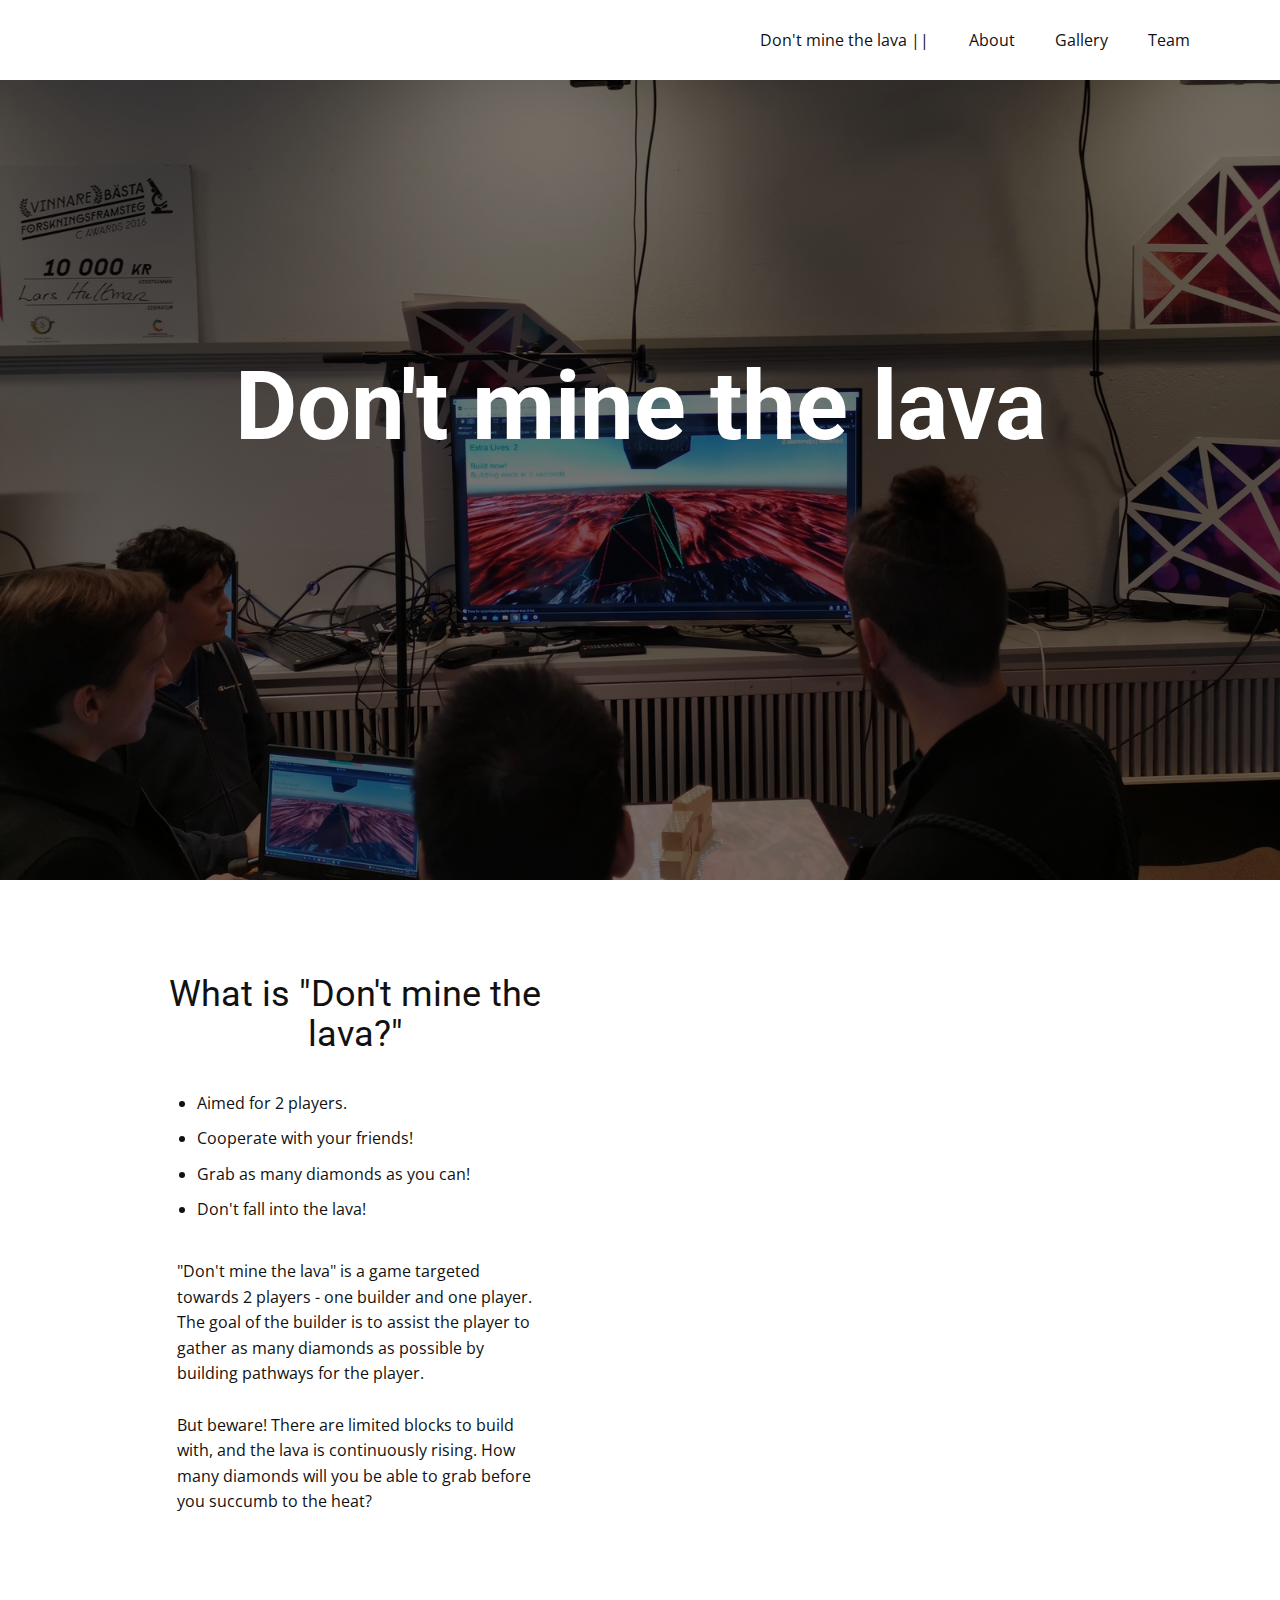
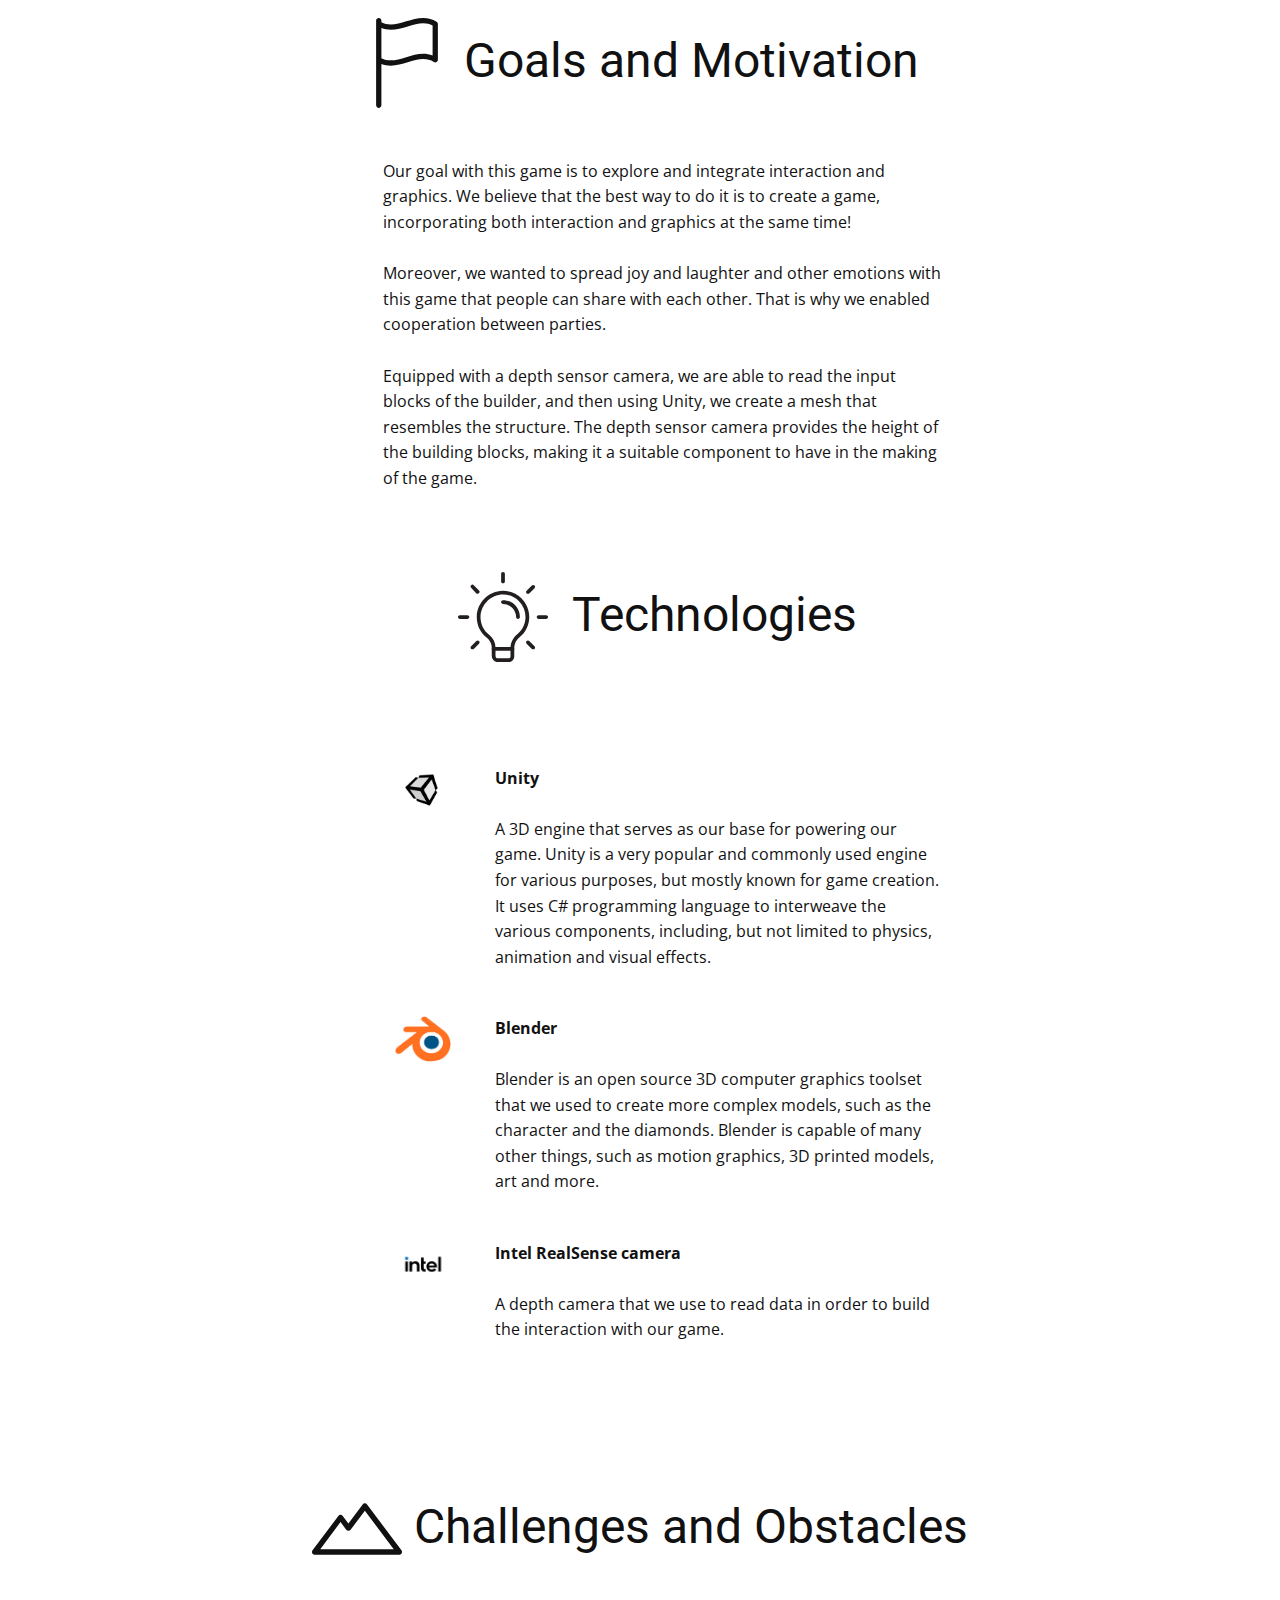
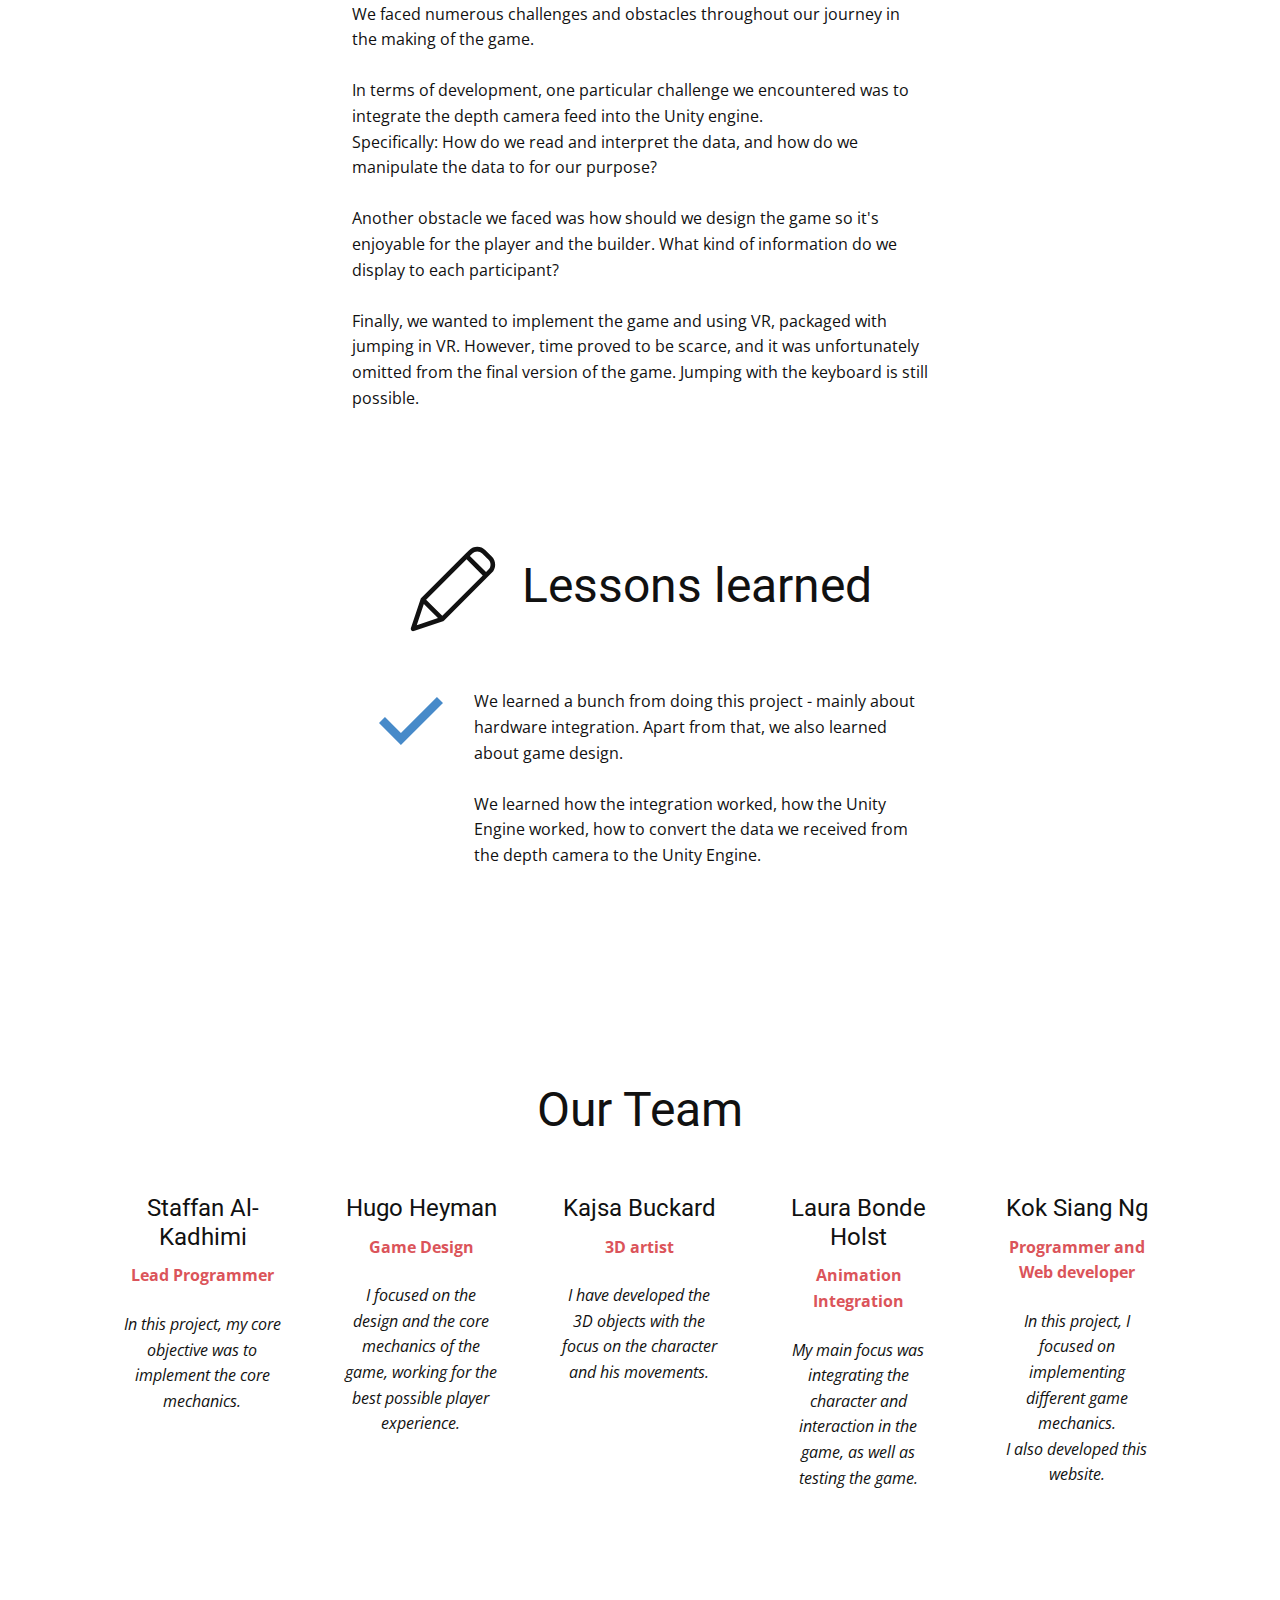
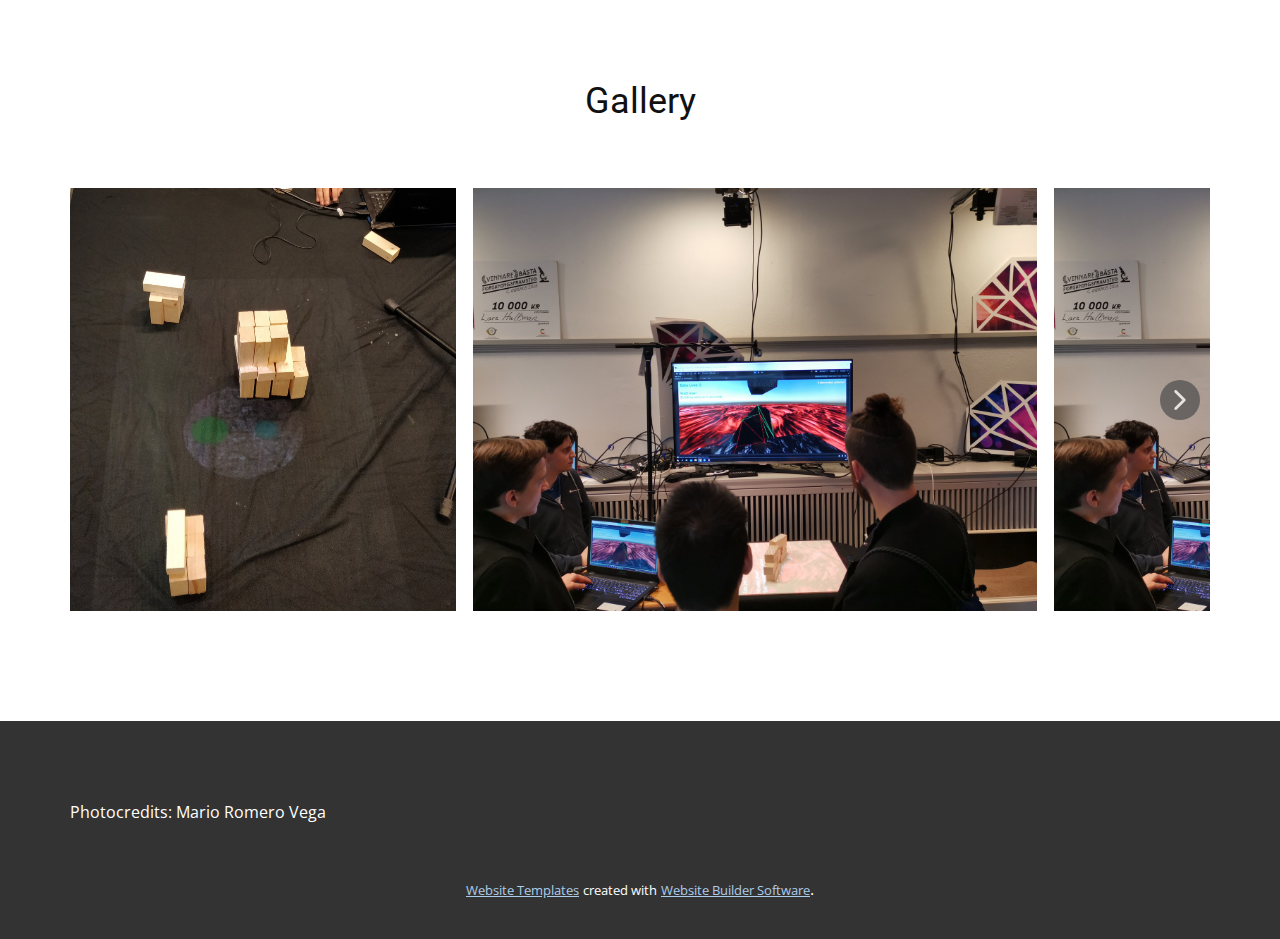
<file: index.html>
<!DOCTYPE html>
<html style="font-size: 16px;">
  <head>
    <meta name="viewport" content="width=device-width, initial-scale=1.0">
    <meta charset="utf-8">
    <meta name="keywords" content="Don't mine the lava">
    <meta name="description" content="">
    <meta name="page_type" content="np-template-header-footer-from-plugin">
    <title>Home</title>
    <link rel="stylesheet" href="nicepage.css" media="screen">
<link rel="stylesheet" href="Home.css" media="screen">
    <script class="u-script" type="text/javascript" src="jquery.js" defer=""></script>
    <script class="u-script" type="text/javascript" src="nicepage.js" defer=""></script>
    <meta name="generator" content="Nicepage 3.29.1, nicepage.com">
    <link id="u-theme-google-font" rel="stylesheet" href="https://fonts.googleapis.com/css?family=Roboto:100,100i,300,300i,400,400i,500,500i,700,700i,900,900i|Open+Sans:300,300i,400,400i,600,600i,700,700i,800,800i">
    
    
    
    
    
    
    
    
    
    <script type="application/ld+json">{
		"@context": "http://schema.org",
		"@type": "Organization",
		"name": "agi21g2"
}</script>
    <meta name="theme-color" content="#478ac9">
    <meta property="og:title" content="Home">
    <meta property="og:description" content="">
    <meta property="og:type" content="website">
  </head>
  <body data-home-page="Home.html" data-home-page-title="Home" class="u-body"><header class="u-clearfix u-header u-header" id="sec-356c"><div class="u-clearfix u-sheet u-sheet-1">
        <nav class="u-menu u-menu-dropdown u-offcanvas u-menu-1">
          <div class="menu-collapse" style="font-size: 1rem; letter-spacing: 0px;">
            <a class="u-button-style u-custom-left-right-menu-spacing u-custom-padding-bottom u-custom-top-bottom-menu-spacing u-nav-link u-text-active-palette-1-base u-text-hover-palette-2-base" href="#">
              <svg><use xmlns:xlink="http://www.w3.org/1999/xlink" xlink:href="#menu-hamburger"></use></svg>
              <svg version="1.1" xmlns="http://www.w3.org/2000/svg" xmlns:xlink="http://www.w3.org/1999/xlink"><defs><symbol id="menu-hamburger" viewBox="0 0 16 16" style="width: 16px; height: 16px;"><rect y="1" width="16" height="2"></rect><rect y="7" width="16" height="2"></rect><rect y="13" width="16" height="2"></rect>
</symbol>
</defs></svg>
            </a>
          </div>
          <div class="u-custom-menu u-nav-container">
            <ul class="u-nav u-unstyled u-nav-1"><li class="u-nav-item"><a class="u-button-style u-nav-link u-text-active-palette-1-base u-text-hover-palette-2-base" href="Home.html#sec-ed66" data-page-id="205231740" style="padding: 10px 20px;">Don't mine the lava ||</a>
</li><li class="u-nav-item"><a class="u-button-style u-nav-link u-text-active-palette-1-base u-text-hover-palette-2-base" href="Home.html#sec-a573" data-page-id="205231740" style="padding: 10px 20px;">About</a>
</li><li class="u-nav-item"><a class="u-button-style u-nav-link u-text-active-palette-1-base u-text-hover-palette-2-base" href="Home.html#sec-bed2" data-page-id="205231740" style="padding: 10px 20px;">Gallery</a>
</li><li class="u-nav-item"><a class="u-button-style u-nav-link u-text-active-palette-1-base u-text-hover-palette-2-base" href="Home.html#sec-233c" data-page-id="205231740" style="padding: 10px 20px;">Team</a>
</li></ul>
          </div>
          <div class="u-custom-menu u-nav-container-collapse">
            <div class="u-black u-container-style u-inner-container-layout u-opacity u-opacity-95 u-sidenav">
              <div class="u-inner-container-layout u-sidenav-overflow">
                <div class="u-menu-close"></div>
                <ul class="u-align-center u-nav u-popupmenu-items u-unstyled u-nav-2"><li class="u-nav-item"><a class="u-button-style u-nav-link" href="Home.html#sec-ed66" data-page-id="205231740" style="padding: 10px 20px;">Don't mine the lava ||</a>
</li><li class="u-nav-item"><a class="u-button-style u-nav-link" href="Home.html#sec-a573" data-page-id="205231740" style="padding: 10px 20px;">About</a>
</li><li class="u-nav-item"><a class="u-button-style u-nav-link" href="Home.html#sec-bed2" data-page-id="205231740" style="padding: 10px 20px;">Gallery</a>
</li><li class="u-nav-item"><a class="u-button-style u-nav-link" href="Home.html#sec-233c" data-page-id="205231740" style="padding: 10px 20px;">Team</a>
</li></ul>
              </div>
            </div>
            <div class="u-black u-menu-overlay u-opacity u-opacity-70"></div>
          </div>
        </nav>
      </div></header>
    <section class="u-align-center u-clearfix u-image u-shading u-section-1" src="" data-image-width="1600" data-image-height="1200" id="sec-ed66">
      <div class="u-clearfix u-sheet u-sheet-1">
        <h1 class="u-text u-title u-text-1">Don't mine the lava<br>
        </h1>
      </div>
    </section>
    <section class="u-clearfix u-section-2" id="sec-a573">
      <div class="u-clearfix u-sheet u-sheet-1">
        <div class="u-clearfix u-expanded-width u-gutter-0 u-layout-wrap u-layout-wrap-1">
          <div class="u-layout" style="">
            <div class="u-layout-row" style="">
              <div class="u-container-style u-layout-cell u-left-cell u-size-30 u-size-xs-60 u-white u-layout-cell-1" src="">
                <div class="u-container-layout u-container-layout-1">
                  <h2 class="u-align-center u-text u-text-1">What is "Don't mine the lava?"</h2>
                  <ul class="u-align-left u-spacing-0 u-text u-text-2">
                    <li>Aimed for 2 players.</li>
                    <li>Cooperate with your friends!</li>
                    <li>Grab as many diamonds as you can!</li>
                    <li>Don't fall into the lava!</li>
                  </ul>
                  <p class="u-align-left u-text u-text-3">"Don't mine the lava" is a game targeted towards 2 players - one builder and one player. The goal of the builder is to assist the player to gather as many diamonds as possible by building pathways for the player.<br>
                    <br>But beware! There are limited blocks to build with, and the lava is continuously rising. How many diamonds will you be able to grab before you succumb to the heat?
                  </p>
                </div>
              </div>
              <div class="u-align-left u-container-style u-layout-cell u-right-cell u-size-30 u-size-xs-60 u-layout-cell-2" src="">
                <div class="u-container-layout u-container-layout-2" src="">
                  <div class="u-align-left u-expanded-width-sm u-expanded-width-xs u-video u-video-1">
                    <div class="embed-responsive embed-responsive-1">
                      <iframe style="position: absolute;top: 0;left: 0;width: 100%;height: 100%;" class="embed-responsive-item" src="https://www.youtube.com/embed/3mqp4BKi1m0?mute=0&amp;showinfo=0&amp;controls=0&amp;start=0" frameborder="0" allowfullscreen=""></iframe>
                    </div>
                  </div>
                </div>
              </div>
            </div>
          </div>
        </div>
      </div>
    </section>
    <section class="u-clearfix u-section-3" id="carousel_ed7a">
      <div class="u-clearfix u-sheet u-sheet-1">
        <h1 class="u-text u-text-default u-text-1"><span class="u-icon u-icon-1"><svg class="u-svg-content" viewBox="0 0 512 512" x="0px" y="0px" style="width: 1em; height: 1em;"><g><g><path d="M424.385,20.69C401.182,6.768,376.445,0,348.761,0c-33.122,0-65.635,9.753-97.077,19.185    c-30.716,9.214-59.729,17.917-88.446,17.919c-0.004,0-0.007,0-0.011,0c-19.199,0-36.583-4.064-52.894-12.382V15    c0-8.284-6.716-15-15-15s-15,6.716-15,15v18.551v203.896V497c0,8.284,6.716,15,15,15s15-6.716,15-15V261.453    c16.567,6.4,34.052,9.547,52.906,9.547c33.121,0,65.631-9.753,97.071-19.185c30.718-9.215,59.733-17.919,88.451-17.919    c22.092,0,41.779,5.369,60.188,16.415c4.633,2.78,10.404,2.854,15.108,0.191c4.703-2.663,7.609-7.649,7.609-13.053V33.552    C431.667,28.283,428.903,23.4,424.385,20.69z M251.691,223.081C220.972,232.296,191.957,241,163.24,241    c-19.206,0-36.594-4.058-52.906-12.376V57.566c16.564,6.399,34.046,9.539,52.894,9.538c0.003,0,0.01,0,0.014,0    c33.118-0.002,65.626-9.754,97.063-19.185C291.024,38.704,320.042,30,348.761,30c19.206,0,36.594,4.058,52.905,12.375v171.06    c-16.566-6.4-34.052-9.539-52.905-9.539C315.641,203.896,283.13,213.649,251.691,223.081z"></path>
</g>
</g></svg><img></span>&nbsp;Goals and Motivation<br>
        </h1>
        <div class="u-list u-list-1">
          <div class="u-repeater u-repeater-1">
            <div class="u-container-style u-list-item u-repeater-item">
              <div class="u-container-layout u-similar-container u-valign-top u-container-layout-1">
                <p class="u-text u-text-2">Our goal with this game is to explore and integrate interaction and graphics. We believe that the best way to do it is to create a game, incorporating both interaction and graphics at the same time!<br>
                  <br>Moreover, we wanted to spread joy and laughter and other emotions with this game that people can share with each other. That is why we enabled cooperation between parties.<br>
                  <br>Equipped with a depth sensor camera, we are able to read the input blocks of the builder, and then using Unity, we create a mesh that resembles the structure. The depth sensor camera provides the height of the building blocks, making it a&nbsp;suitable component to have in the making of the game.<br>
                </p>
              </div>
            </div>
          </div>
        </div>
      </div>
    </section>
    <section class="u-clearfix u-section-4" id="sec-d82b">
      <div class="u-clearfix u-sheet u-sheet-1">
        <h1 class="u-text u-text-default u-text-1"><span class="u-icon u-icon-1"><svg class="u-svg-content" viewBox="0 0 24 24" style="width: 1em; height: 1em;"><g><path d="m13.5 24h-3c-.7 0-1.5-.6-1.5-1.8v-2.1c0-1-.5-1.9-1.3-2.6-1.8-1.4-2.7-3.4-2.7-5.6.1-3.8 3.2-6.8 6.9-6.9 1.9 0 3.7.7 5 2s2.1 3.1 2.1 5c0 2.1-.9 4.1-2.6 5.4-.9.7-1.4 1.8-1.4 2.8v2.3c0 .8-.7 1.5-1.5 1.5zm-1.5-18c-3.2 0-5.9 2.7-6 5.9 0 1.9.8 3.7 2.3 4.8 1.1.9 1.7 2.1 1.7 3.4v2.1c0 .2 0 .8.5.8h3c.3 0 .5-.2.5-.5v-2.3c0-1.3.7-2.7 1.8-3.6 1.4-1.1 2.2-2.8 2.2-4.6 0-1.6-.6-3.1-1.8-4.3-1.1-1.1-2.6-1.7-4.2-1.7z"></path>
</g><g><path d="m14.5 21h-5c-.3 0-.5-.2-.5-.5s.2-.5.5-.5h5c.3 0 .5.2.5.5s-.2.5-.5.5z"></path>
</g><g><path d="m12 3c-.3 0-.5-.2-.5-.5v-2c0-.3.2-.5.5-.5s.5.2.5.5v2c0 .3-.2.5-.5.5z"></path>
</g><g><path d="m18.7 5.8c-.1 0-.3 0-.4-.1-.2-.2-.2-.5 0-.7l1.4-1.4c.2-.2.5-.2.7 0s.2.5 0 .7l-1.4 1.4s-.2.1-.3.1z"></path>
</g><g><path d="m23.5 12.5h-2c-.3 0-.5-.2-.5-.5s.2-.5.5-.5h2c.3 0 .5.2.5.5s-.2.5-.5.5z"></path>
</g><g><path d="m20.1 20.6c-.1 0-.3 0-.4-.1l-1.4-1.4c-.2-.2-.2-.5 0-.7s.5-.2.7 0l1.4 1.4c.2.2.2.5 0 .7 0 .1-.1.1-.3.1z"></path>
</g><g><path d="m3.9 20.6c-.1 0-.3 0-.4-.1-.2-.2-.2-.5 0-.7l1.4-1.4c.2-.2.5-.2.7 0s.2.5 0 .7l-1.4 1.4c-.1.1-.2.1-.3.1z"></path>
</g><g><path d="m2.5 12.5h-2c-.3 0-.5-.2-.5-.5s.2-.5.5-.5h2c.3 0 .5.2.5.5s-.2.5-.5.5z"></path>
</g><g><path d="m5.3 5.8c-.1 0-.3 0-.4-.1l-1.4-1.5c-.2-.2-.2-.5 0-.7s.5-.2.7 0l1.4 1.4c.2.2.2.5 0 .7-.1.1-.2.2-.3.2z"></path>
</g><g><path d="m16 12.5c-.3 0-.5-.2-.5-.5 0-1.9-1.6-3.5-3.5-3.5-.3 0-.5-.2-.5-.5s.2-.5.5-.5c2.5 0 4.5 2 4.5 4.5 0 .3-.2.5-.5.5z"></path>
</g></svg><img></span>&nbsp;​&nbsp;Technologies&nbsp;
        </h1>
        <div class="u-list u-list-1">
          <div class="u-repeater u-repeater-1">
            <div class="u-container-style u-list-item u-repeater-item">
              <div class="u-container-layout u-similar-container u-container-layout-1"><span class="u-file-icon u-icon u-icon-circle u-text-palette-1-base u-icon-2"><img src="images/Unity1.jpg" alt=""></span>
                <p class="u-text u-text-2"><b>Unity</b>
                  <br>&nbsp;<br>A 3D engine that serves as our base for powering our game. Unity is a very popular and commonly used engine for various purposes, but mostly known for game creation. It uses C# programming language to interweave the various components, including, but not limited to physics, animation and visual effects.
                </p>
              </div>
            </div>
            <div class="u-container-style u-list-item u-repeater-item">
              <div class="u-container-layout u-similar-container u-container-layout-2"><span class="u-file-icon u-icon u-icon-circle u-text-palette-1-base u-icon-3"><img src="images/Blender1.png" alt=""></span>
                <p class="u-text u-text-3"><b>Blender</b>
                  <br>
                  <br> Blender is an open source 3D computer graphics toolset that we used to create more complex models, such as the character and the diamonds. Blender is capable of many other things, such as motion graphics, 3D printed models, art and more.
                </p>
              </div>
            </div>
            <div class="u-container-style u-list-item u-repeater-item">
              <div class="u-container-layout u-similar-container u-container-layout-3"><span class="u-file-icon u-icon u-icon-circle u-text-palette-1-base u-icon-4"><img src="images/Intel2.png" alt=""></span>
                <p class="u-text u-text-4"><b>Intel RealSense camera</b>
                  <br>
                  <br>A depth camera that we use to read data in order to build the interaction with our game.
                </p>
              </div>
            </div>
          </div>
        </div>
      </div>
    </section>
    <section class="u-clearfix u-section-5" id="carousel_b93d">
      <div class="u-clearfix u-sheet u-sheet-1">
        <h1 class="u-text u-text-default u-text-1"><span class="u-icon u-icon-1"><svg class="u-svg-content" viewBox="0 0 245.562 245.562" x="0px" y="0px" style="width: 1em; height: 1em;"><path d="M244.062,180.838L150.227,55.725c-1.417-1.889-3.639-3-6-3c-2.361,0-4.584,1.111-6,3l-38.904,51.873L83.876,87.002  c-1.416-1.889-3.639-3-6-3c-2.361,0-4.583,1.111-6,3L1.5,180.838c-1.704,2.272-1.978,5.314-0.708,7.855  c1.27,2.54,3.867,4.145,6.708,4.145h230.562c2.841,0,5.438-1.605,6.708-4.145C246.041,186.151,245.767,183.11,244.062,180.838z   M22.5,177.838l55.376-73.836l15.446,20.596c1.416,1.889,3.639,3,6,3c2.361,0,4.583-1.111,6-3l38.904-51.873l78.836,105.113H22.5z"></path></svg><img></span>&nbsp;Challenges and Obstacles
        </h1>
        <div class="u-list u-list-1">
          <div class="u-repeater u-repeater-1">
            <div class="u-container-style u-list-item u-repeater-item">
              <div class="u-container-layout u-similar-container u-container-layout-1">
                <p class="u-text u-text-2">We faced numerous challenges and obstacles throughout our journey in the making of the game.<br>
                  <br>In terms of development, one particular challenge we encountered was to integrate the depth camera feed into the Unity engine.<br>Specifically: How do we read and interpret the data, and how do we manipulate the data to for our purpose?<br>
                  <br>Another obstacle we faced was how should we design the game so it's enjoyable for the player and the builder. What kind of information do we display to each participant?<br>
                  <br>Finally, we wanted to implement the game and using VR, packaged with jumping in VR. However, time proved to be scarce, and it was unfortunately omitted from the final version of the game. Jumping with the keyboard is still possible.
                </p>
              </div>
            </div>
          </div>
        </div>
      </div>
    </section>
    <section class="u-clearfix u-section-6" id="carousel_d38a">
      <div class="u-clearfix u-sheet u-valign-middle u-sheet-1">
        <h1 class="u-text u-text-default u-text-1"><span class="u-icon u-icon-1"><svg class="u-svg-content" viewBox="-15 -15 484.00019 484" style="width: 1em; height: 1em;"><path d="m401.648438 18.234375c-24.394532-24.351563-63.898438-24.351563-88.292969 0l-22.101563 22.222656-235.269531 235.144531-.5.503907c-.121094.121093-.121094.25-.25.25-.25.375-.625.746093-.871094 1.121093 0 .125-.128906.125-.128906.25-.25.375-.371094.625-.625 1-.121094.125-.121094.246094-.246094.375-.125.375-.25.625-.378906 1 0 .121094-.121094.121094-.121094.25l-52.199219 156.96875c-1.53125 4.46875-.367187 9.417969 2.996094 12.734376 2.363282 2.332031 5.550782 3.636718 8.867188 3.625 1.355468-.023438 2.699218-.234376 3.996094-.625l156.847656-52.324219c.121094 0 .121094 0 .25-.121094.394531-.117187.773437-.285156 1.121094-.503906.097656-.011719.183593-.054688.253906-.121094.371094-.25.871094-.503906 1.246094-.753906.371093-.246094.75-.621094 1.125-.871094.125-.128906.246093-.128906.246093-.25.128907-.125.378907-.246094.503907-.5l257.371093-257.371094c24.351563-24.394531 24.351563-63.898437 0-88.289062zm-232.273438 353.148437-86.914062-86.910156 217.535156-217.535156 86.914062 86.910156zm-99.15625-63.808593 75.929688 75.925781-114.015626 37.960938zm347.664062-184.820313-13.238281 13.363282-86.917969-86.917969 13.367188-13.359375c14.621094-14.609375 38.320312-14.609375 52.945312 0l33.964844 33.964844c14.511719 14.6875 14.457032 38.332031-.121094 52.949218zm0 0"></path></svg><img></span>&nbsp;​&nbsp;Lessons learned
        </h1>
        <div class="u-list u-list-1">
          <div class="u-repeater u-repeater-1">
            <div class="u-container-style u-list-item u-repeater-item">
              <div class="u-container-layout u-similar-container u-container-layout-1"><span class="u-icon u-icon-circle u-text-palette-1-base u-icon-2">
            <svg class="u-svg-link" preserveAspectRatio="xMidYMin slice" viewBox="0 0 515.556 515.556" style=""><use xmlns:xlink="http://www.w3.org/1999/xlink" xlink:href="#svg-c319"></use></svg>
            <svg xmlns="http://www.w3.org/2000/svg" id="svg-c319" enable-background="new 0 0 515.556 515.556" viewBox="0 0 515.556 515.556" class="u-svg-content"><path d="m0 274.226 176.549 176.886 339.007-338.672-48.67-47.997-290.337 290-128.553-128.552z"></path></svg>
          </span>
                <p class="u-text u-text-2">We learned a bunch from doing this project - mainly about hardware integration. Apart from that, we also learned about game design.<br>
                  <br>We learned how the integration worked, how the Unity Engine worked,&nbsp;how to convert the data we received from the depth camera to the Unity Engine.<br>
                  <br>
                  <br>
                </p>
              </div>
            </div>
          </div>
        </div>
      </div>
    </section>
    <section class="u-align-center u-clearfix u-section-7" id="sec-233c">
      <div class="u-clearfix u-sheet u-sheet-1">
        <h1 class="u-text u-text-default u-text-1">Our Team</h1>
        <div class="u-list u-list-1">
          <div class="u-repeater u-repeater-1">
            <div class="u-align-center u-container-style u-list-item u-repeater-item">
              <div class="u-container-layout u-similar-container u-container-layout-1">
                <h4 class="u-align-center u-text u-text-default u-text-2">Staffan Al-Kadhimi</h4>
                <p class="u-text u-text-default u-text-palette-2-base u-text-3">Lead Programmer</p>
                <p class="u-text u-text-4">In this project, my core objective was to implement the core mechanics.</p>
              </div>
            </div>
            <div class="u-align-center u-container-style u-list-item u-repeater-item">
              <div class="u-container-layout u-similar-container u-container-layout-2">
                <h4 class="u-align-center u-text u-text-default u-text-5">Hugo Heyman</h4>
                <p class="u-text u-text-default u-text-palette-2-base u-text-6">Game Design</p>
                <p class="u-text u-text-7">I focused on the design and the core mechanics of the game, working for the best possible player experience.</p>
              </div>
            </div>
            <div class="u-align-center u-container-style u-list-item u-repeater-item">
              <div class="u-container-layout u-similar-container u-container-layout-3">
                <h4 class="u-align-center u-text u-text-default u-text-8">Kajsa Buckard</h4>
                <p class="u-text u-text-default u-text-palette-2-base u-text-9">3D artist</p>
                <p class="u-text u-text-10"> I have developed the 3D objects with the focus on the character and his movements.</p>
              </div>
            </div>
            <div class="u-align-center u-container-style u-list-item u-repeater-item">
              <div class="u-container-layout u-similar-container u-container-layout-4">
                <h4 class="u-align-center u-text u-text-default u-text-11">Laura Bonde Holst</h4>
                <p class="u-text u-text-default u-text-palette-2-base u-text-12">Animation Integration</p>
                <p class="u-text u-text-13">My main focus was integrating the character and interaction in the game, as well as testing the game.</p>
              </div>
            </div>
            <div class="u-align-center u-container-style u-list-item u-repeater-item">
              <div class="u-container-layout u-similar-container u-container-layout-5">
                <h4 class="u-align-center u-text u-text-default u-text-14">Kok Siang Ng</h4>
                <p class="u-text u-text-default u-text-palette-2-base u-text-15">Programmer and Web developer</p>
                <p class="u-text u-text-16">In this project, I focused on implementing different game mechanics.<br>I also developed this website.
                </p>
              </div>
            </div>
          </div>
        </div>
      </div>
    </section>
    <section class="u-align-center u-clearfix u-section-8" id="sec-bed2">
      <div class="u-clearfix u-sheet u-sheet-1">
        <h2 class="u-text u-text-default u-text-1">Gallery</h2>
        <div class="u-expanded-width u-gallery u-layout-horizontal u-lightbox u-show-text-on-hover u-gallery-1" id="carousel-f65d">
          <div class="u-gallery-inner u-gallery-inner-1" role="listbox"><div class="u-effect-fade u-gallery-item u-gallery-item-1"><div class="u-back-slide" data-image-width="1459" data-image-height="1600"><img class="u-back-image" src="images/P21.jpg">
</div><div class="u-over-slide u-shading u-over-slide-1"><h3 class="u-gallery-heading"></h3><p class="u-gallery-text"></p>
</div>
</div><div class="u-effect-fade u-gallery-item u-gallery-item-2"><div class="u-back-slide" data-image-width="3648" data-image-height="2736"><img class="u-back-image" src="images/IMG_20211011_132236.jpg">
</div><div class="u-over-slide u-shading u-over-slide-2"><h3 class="u-gallery-heading"></h3><p class="u-gallery-text"></p>
</div>
</div><div class="u-effect-fade u-gallery-item u-gallery-item-3" data-image-width="3648" data-image-height="2736"><div class="u-back-slide"><img class="u-back-image" src="images/IMG_20211011_1322361.jpg">
</div><div class="u-over-slide u-shading u-over-slide-3"><h3 class="u-gallery-heading"></h3><p class="u-gallery-text"></p>
</div>
</div><div class="u-effect-fade u-gallery-item u-gallery-item-4" data-image-width="3648" data-image-height="2736"><div class="u-back-slide"><img class="u-back-image" src="images/IMG_20211011_132302.jpg">
</div><div class="u-over-slide u-shading u-over-slide-4"><h3 class="u-gallery-heading"></h3><p class="u-gallery-text"></p>
</div>
</div><div class="u-effect-fade u-gallery-item u-gallery-item-5" data-image-width="3648" data-image-height="2736"><div class="u-back-slide"><img class="u-back-image" src="images/IMG_20211011_132225.jpg">
</div><div class="u-over-slide u-shading u-over-slide-5"><h3 class="u-gallery-heading"></h3><p class="u-gallery-text"></p>
</div>
</div><div class="u-effect-fade u-gallery-item u-gallery-item-6" data-image-width="4000" data-image-height="2252"><div class="u-back-slide"><img class="u-back-image" src="images/20211011_132629.jpg">
</div><div class="u-over-slide u-shading u-over-slide-6"><h3 class="u-gallery-heading"></h3><p class="u-gallery-text"></p>
</div>
</div><div class="u-effect-fade u-gallery-item u-gallery-item-7" data-image-width="4000" data-image-height="2252"><div class="u-back-slide"><img class="u-back-image" src="images/20211011_132303.jpg">
</div><div class="u-over-slide u-shading u-over-slide-7"><h3 class="u-gallery-heading"></h3><p class="u-gallery-text"></p>
</div>
</div><div class="u-effect-fade u-gallery-item u-gallery-item-8" data-image-width="4000" data-image-height="2252"><div class="u-back-slide"><img class="u-back-image" src="images/20211011_132315.jpg">
</div><div class="u-over-slide u-shading u-over-slide-8"><h3 class="u-gallery-heading"></h3><p class="u-gallery-text"></p>
</div>
</div><div class="u-effect-fade u-gallery-item u-gallery-item-9" data-image-width="4000" data-image-height="2252"><div class="u-back-slide"><img class="u-back-image" src="images/20211011_132309.jpg">
</div><div class="u-over-slide u-shading u-over-slide-9"><h3 class="u-gallery-heading"></h3><p class="u-gallery-text"></p>
</div>
</div><div class="u-effect-fade u-gallery-item u-gallery-item-10" data-image-width="2252" data-image-height="4000"><div class="u-back-slide"><img class="u-back-image" src="images/20211011_140926.jpg">
</div><div class="u-over-slide u-shading u-over-slide-10"><h3 class="u-gallery-heading"></h3><p class="u-gallery-text"></p>
</div>
</div><div class="u-effect-fade u-gallery-item u-gallery-item-11" data-image-width="2304" data-image-height="4608"><div class="u-back-slide"><img class="u-back-image" src="images/IMG_20211103_143744.jpg">
</div><div class="u-over-slide u-shading u-over-slide-11"><h3 class="u-gallery-heading"></h3><p class="u-gallery-text"></p>
</div>
</div></div>
          <a class="u-absolute-vcenter u-gallery-nav u-gallery-nav-prev u-grey-70 u-icon-circle u-opacity u-opacity-70 u-spacing-10 u-text-white u-gallery-nav-1" href="#" role="button">
            <span aria-hidden="true">
              <svg viewBox="0 0 451.847 451.847"><path d="M97.141,225.92c0-8.095,3.091-16.192,9.259-22.366L300.689,9.27c12.359-12.359,32.397-12.359,44.751,0
c12.354,12.354,12.354,32.388,0,44.748L173.525,225.92l171.903,171.909c12.354,12.354,12.354,32.391,0,44.744
c-12.354,12.365-32.386,12.365-44.745,0l-194.29-194.281C100.226,242.115,97.141,234.018,97.141,225.92z"></path></svg>
            </span>
            <span class="sr-only">
              <svg viewBox="0 0 451.847 451.847"><path d="M97.141,225.92c0-8.095,3.091-16.192,9.259-22.366L300.689,9.27c12.359-12.359,32.397-12.359,44.751,0
c12.354,12.354,12.354,32.388,0,44.748L173.525,225.92l171.903,171.909c12.354,12.354,12.354,32.391,0,44.744
c-12.354,12.365-32.386,12.365-44.745,0l-194.29-194.281C100.226,242.115,97.141,234.018,97.141,225.92z"></path></svg>
            </span>
          </a>
          <a class="u-absolute-vcenter u-gallery-nav u-gallery-nav-next u-grey-70 u-icon-circle u-opacity u-opacity-70 u-spacing-10 u-text-white u-gallery-nav-2" href="#" role="button">
            <span aria-hidden="true">
              <svg viewBox="0 0 451.846 451.847"><path d="M345.441,248.292L151.154,442.573c-12.359,12.365-32.397,12.365-44.75,0c-12.354-12.354-12.354-32.391,0-44.744
L278.318,225.92L106.409,54.017c-12.354-12.359-12.354-32.394,0-44.748c12.354-12.359,32.391-12.359,44.75,0l194.287,194.284
c6.177,6.18,9.262,14.271,9.262,22.366C354.708,234.018,351.617,242.115,345.441,248.292z"></path></svg>
            </span>
            <span class="sr-only">
              <svg viewBox="0 0 451.846 451.847"><path d="M345.441,248.292L151.154,442.573c-12.359,12.365-32.397,12.365-44.75,0c-12.354-12.354-12.354-32.391,0-44.744
L278.318,225.92L106.409,54.017c-12.354-12.359-12.354-32.394,0-44.748c12.354-12.359,32.391-12.359,44.75,0l194.287,194.284
c6.177,6.18,9.262,14.271,9.262,22.366C354.708,234.018,351.617,242.115,345.441,248.292z"></path></svg>
            </span>
          </a>
        </div>
      </div>
    </section>
    
    
    <footer class="u-align-center u-clearfix u-footer u-grey-80 u-footer" id="sec-71fd"><div class="u-align-left u-clearfix u-sheet u-sheet-1">
        <p class="u-text u-text-default u-text-1">Photocredits: Mario Romero Vega</p>
      </div></footer>
    <section class="u-backlink u-clearfix u-grey-80">
      <a class="u-link" href="https://nicepage.com/website-templates" target="_blank">
        <span>Website Templates</span>
      </a>
      <p class="u-text">
        <span>created with</span>
      </p>
      <a class="u-link" href="" target="_blank">
        <span>Website Builder Software</span>
      </a>. 
    </section>
  </body>
</html>
</file>
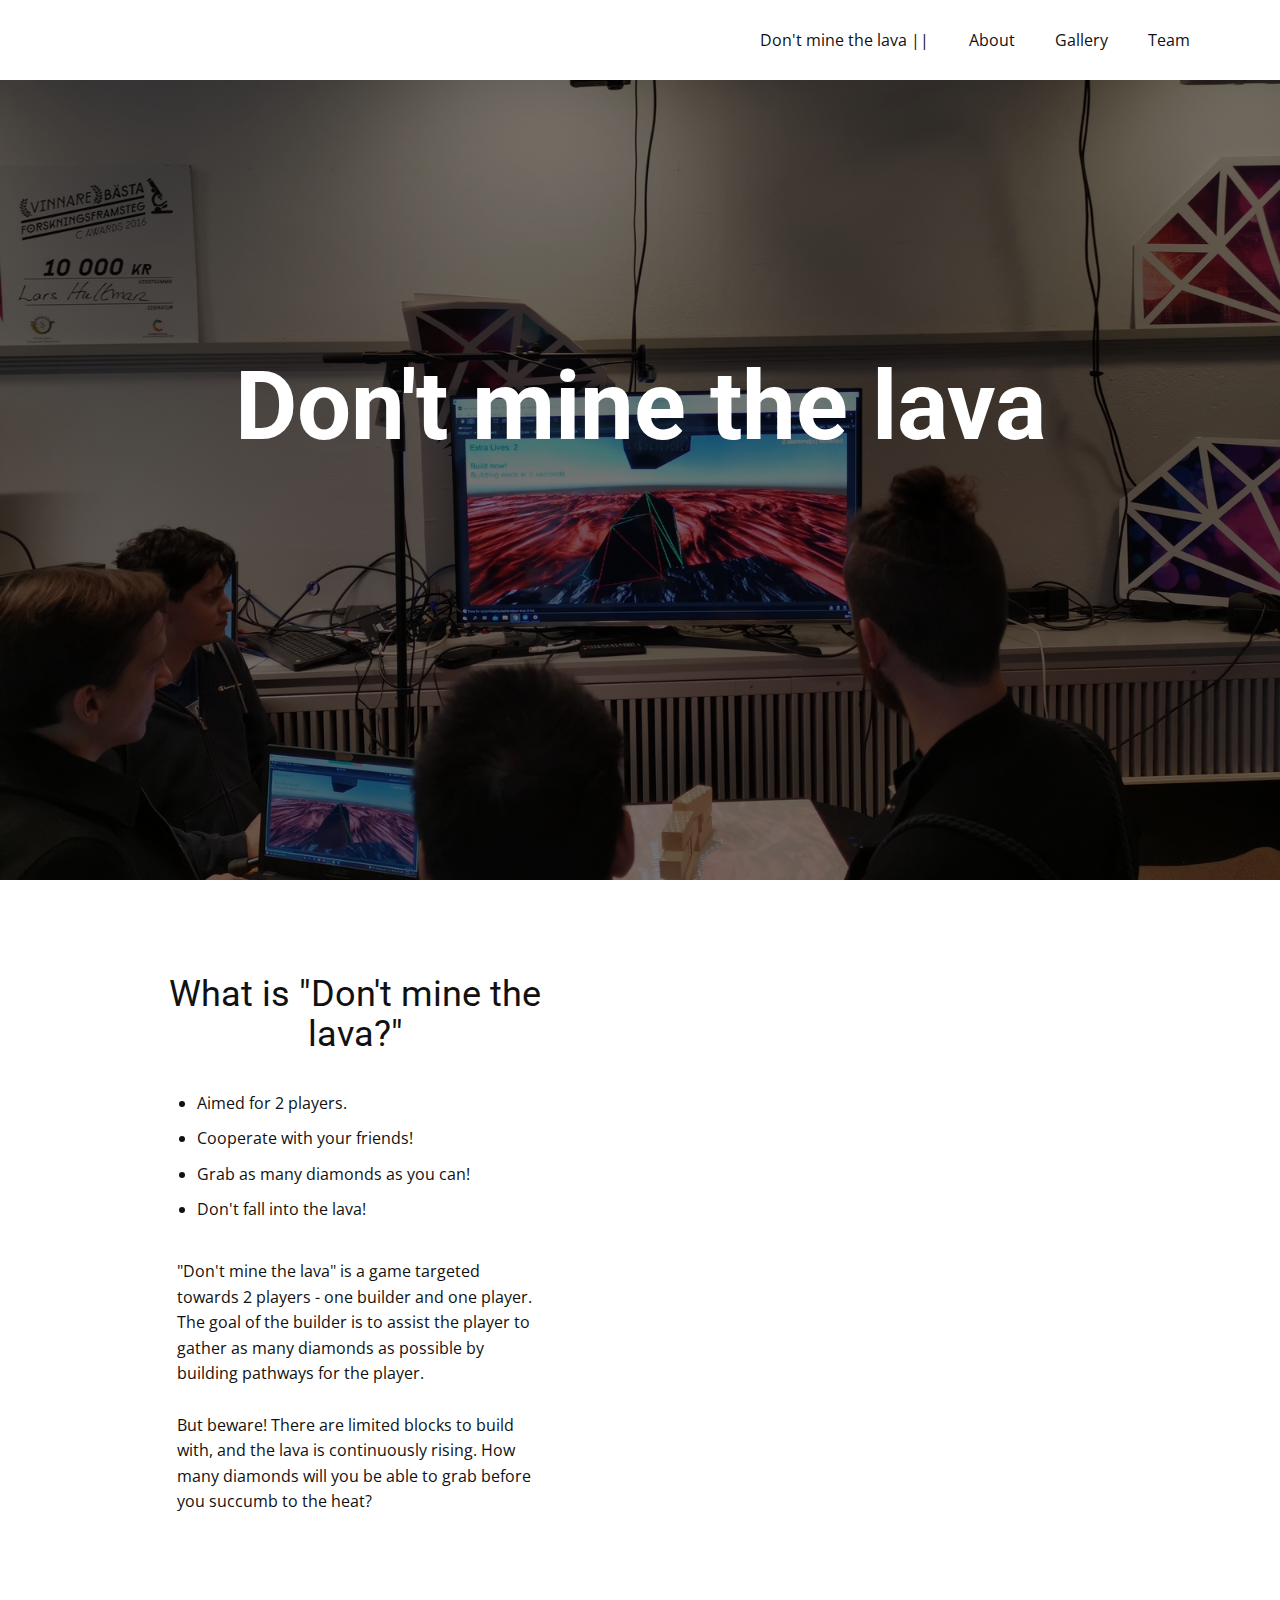
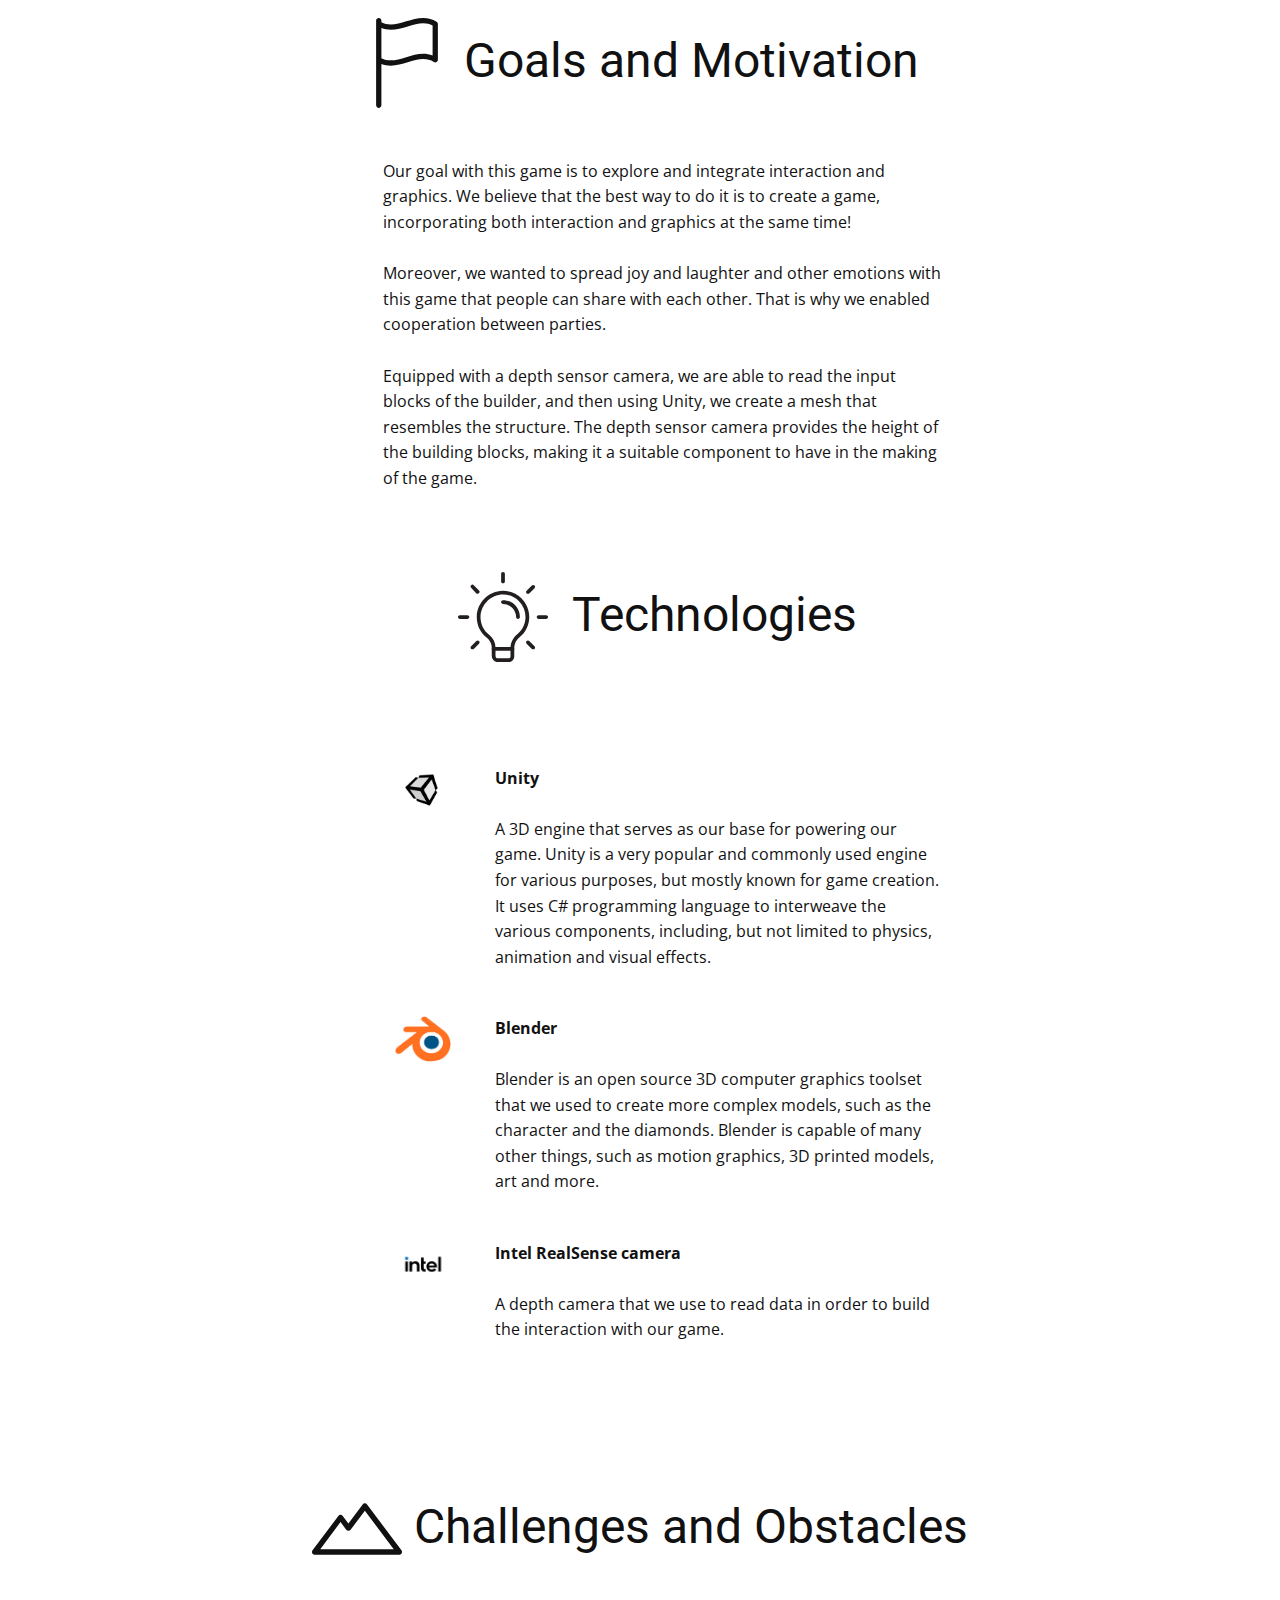
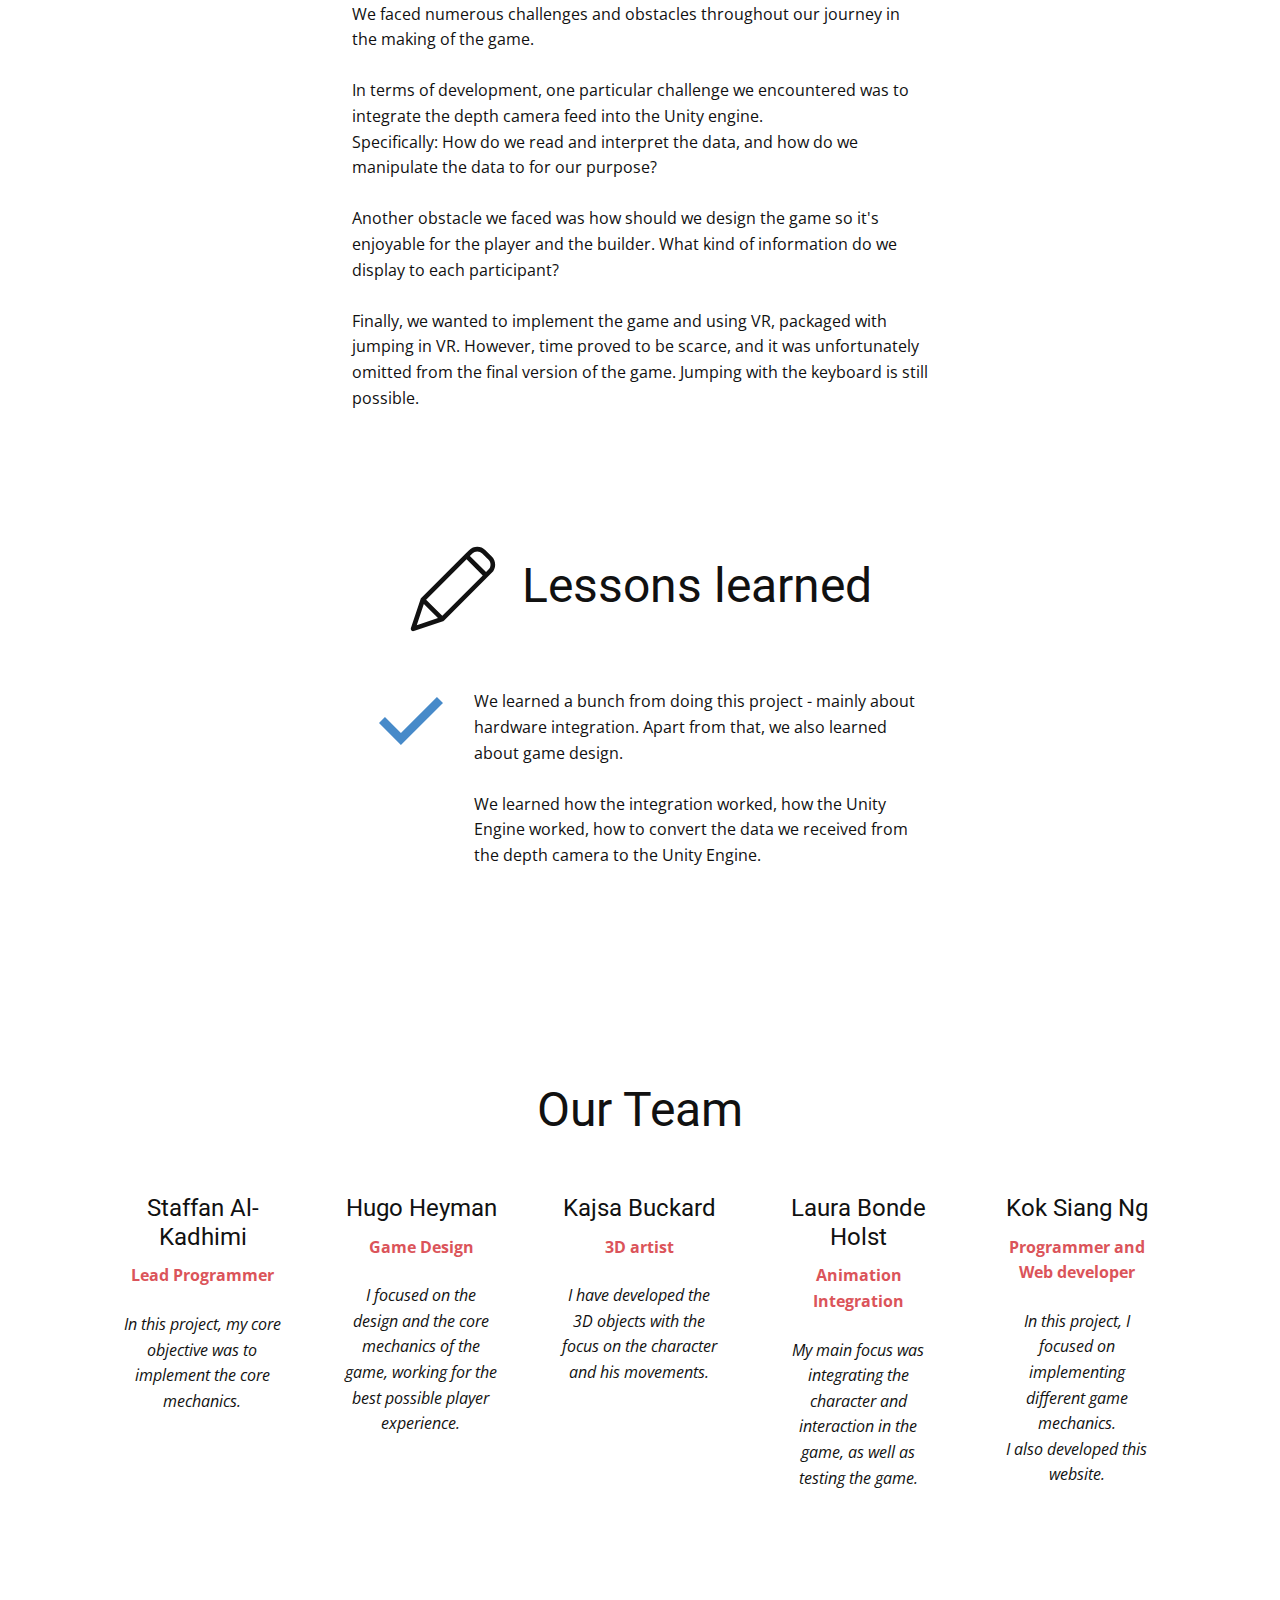
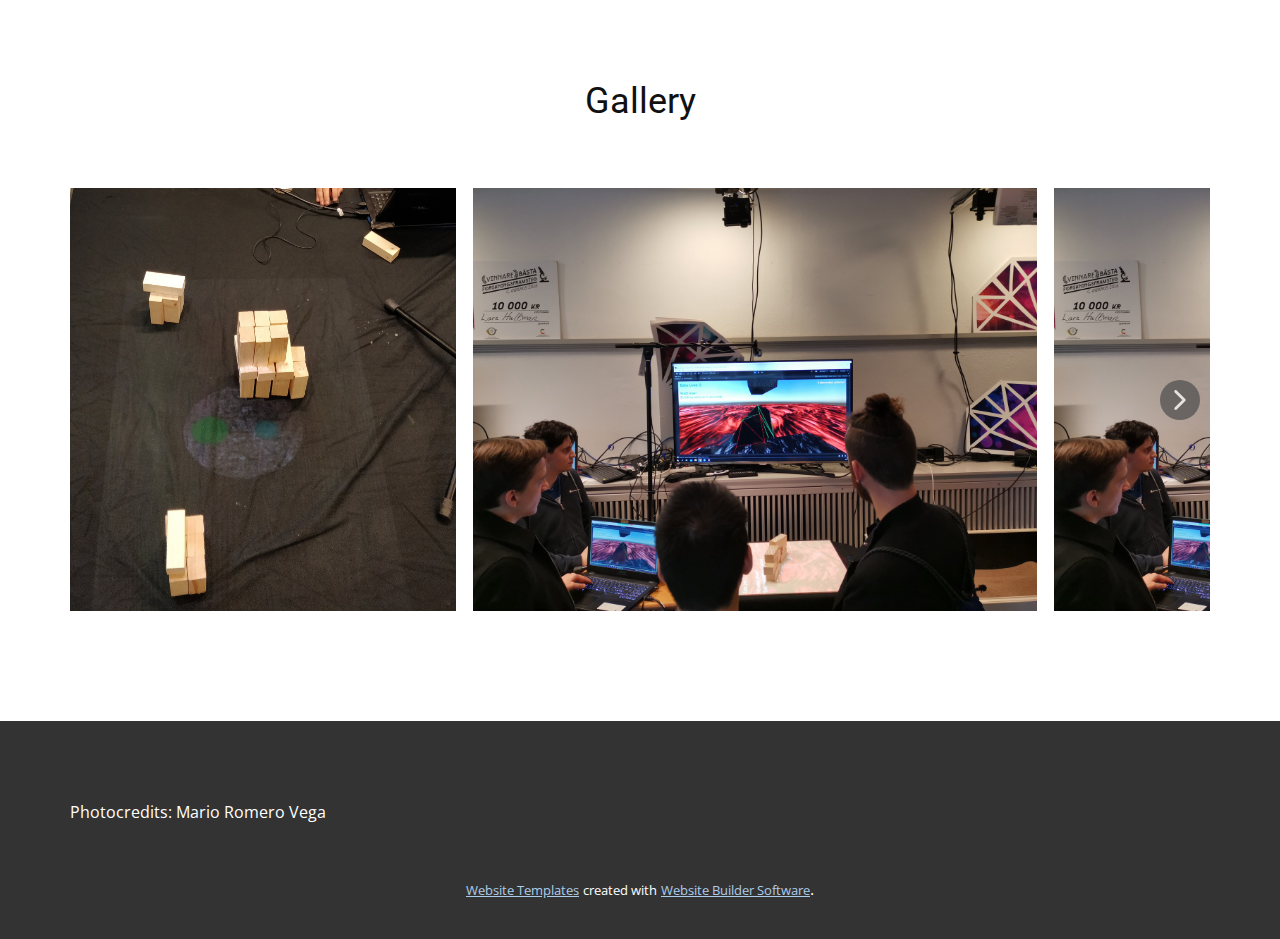
<file: Home.html>
<!DOCTYPE html>
<html style="font-size: 16px;">
  <head>
    <meta name="viewport" content="width=device-width, initial-scale=1.0">
    <meta charset="utf-8">
    <meta name="keywords" content="Don't mine the lava">
    <meta name="description" content="">
    <meta name="page_type" content="np-template-header-footer-from-plugin">
    <title>Home</title>
    <link rel="stylesheet" href="nicepage.css" media="screen">
<link rel="stylesheet" href="Home.css" media="screen">
    <script class="u-script" type="text/javascript" src="jquery.js" defer=""></script>
    <script class="u-script" type="text/javascript" src="nicepage.js" defer=""></script>
    <meta name="generator" content="Nicepage 3.29.1, nicepage.com">
    <link id="u-theme-google-font" rel="stylesheet" href="https://fonts.googleapis.com/css?family=Roboto:100,100i,300,300i,400,400i,500,500i,700,700i,900,900i|Open+Sans:300,300i,400,400i,600,600i,700,700i,800,800i">
    
    
    
    
    
    
    
    
    
    <script type="application/ld+json">{
		"@context": "http://schema.org",
		"@type": "Organization",
		"name": "agi21g2"
}</script>
    <meta name="theme-color" content="#478ac9">
    <meta property="og:title" content="Home">
    <meta property="og:description" content="">
    <meta property="og:type" content="website">
  </head>
  <body class="u-body"><header class="u-clearfix u-header u-header" id="sec-356c"><div class="u-clearfix u-sheet u-sheet-1">
        <nav class="u-menu u-menu-dropdown u-offcanvas u-menu-1">
          <div class="menu-collapse" style="font-size: 1rem; letter-spacing: 0px;">
            <a class="u-button-style u-custom-left-right-menu-spacing u-custom-padding-bottom u-custom-top-bottom-menu-spacing u-nav-link u-text-active-palette-1-base u-text-hover-palette-2-base" href="#">
              <svg><use xmlns:xlink="http://www.w3.org/1999/xlink" xlink:href="#menu-hamburger"></use></svg>
              <svg version="1.1" xmlns="http://www.w3.org/2000/svg" xmlns:xlink="http://www.w3.org/1999/xlink"><defs><symbol id="menu-hamburger" viewBox="0 0 16 16" style="width: 16px; height: 16px;"><rect y="1" width="16" height="2"></rect><rect y="7" width="16" height="2"></rect><rect y="13" width="16" height="2"></rect>
</symbol>
</defs></svg>
            </a>
          </div>
          <div class="u-custom-menu u-nav-container">
            <ul class="u-nav u-unstyled u-nav-1"><li class="u-nav-item"><a class="u-button-style u-nav-link u-text-active-palette-1-base u-text-hover-palette-2-base" href="Home.html#sec-ed66" data-page-id="205231740" style="padding: 10px 20px;">Don't mine the lava ||</a>
</li><li class="u-nav-item"><a class="u-button-style u-nav-link u-text-active-palette-1-base u-text-hover-palette-2-base" href="Home.html#sec-a573" data-page-id="205231740" style="padding: 10px 20px;">About</a>
</li><li class="u-nav-item"><a class="u-button-style u-nav-link u-text-active-palette-1-base u-text-hover-palette-2-base" href="Home.html#sec-bed2" data-page-id="205231740" style="padding: 10px 20px;">Gallery</a>
</li><li class="u-nav-item"><a class="u-button-style u-nav-link u-text-active-palette-1-base u-text-hover-palette-2-base" href="Home.html#sec-233c" data-page-id="205231740" style="padding: 10px 20px;">Team</a>
</li></ul>
          </div>
          <div class="u-custom-menu u-nav-container-collapse">
            <div class="u-black u-container-style u-inner-container-layout u-opacity u-opacity-95 u-sidenav">
              <div class="u-inner-container-layout u-sidenav-overflow">
                <div class="u-menu-close"></div>
                <ul class="u-align-center u-nav u-popupmenu-items u-unstyled u-nav-2"><li class="u-nav-item"><a class="u-button-style u-nav-link" href="Home.html#sec-ed66" data-page-id="205231740" style="padding: 10px 20px;">Don't mine the lava ||</a>
</li><li class="u-nav-item"><a class="u-button-style u-nav-link" href="Home.html#sec-a573" data-page-id="205231740" style="padding: 10px 20px;">About</a>
</li><li class="u-nav-item"><a class="u-button-style u-nav-link" href="Home.html#sec-bed2" data-page-id="205231740" style="padding: 10px 20px;">Gallery</a>
</li><li class="u-nav-item"><a class="u-button-style u-nav-link" href="Home.html#sec-233c" data-page-id="205231740" style="padding: 10px 20px;">Team</a>
</li></ul>
              </div>
            </div>
            <div class="u-black u-menu-overlay u-opacity u-opacity-70"></div>
          </div>
        </nav>
      </div></header>
    <section class="u-align-center u-clearfix u-image u-shading u-section-1" src="" data-image-width="1600" data-image-height="1200" id="sec-ed66">
      <div class="u-clearfix u-sheet u-sheet-1">
        <h1 class="u-text u-title u-text-1">Don't mine the lava<br>
        </h1>
      </div>
    </section>
    <section class="u-clearfix u-section-2" id="sec-a573">
      <div class="u-clearfix u-sheet u-sheet-1">
        <div class="u-clearfix u-expanded-width u-gutter-0 u-layout-wrap u-layout-wrap-1">
          <div class="u-layout" style="">
            <div class="u-layout-row" style="">
              <div class="u-container-style u-layout-cell u-left-cell u-size-30 u-size-xs-60 u-white u-layout-cell-1" src="">
                <div class="u-container-layout u-container-layout-1">
                  <h2 class="u-align-center u-text u-text-1">What is "Don't mine the lava?"</h2>
                  <ul class="u-align-left u-spacing-0 u-text u-text-2">
                    <li>Aimed for 2 players.</li>
                    <li>Cooperate with your friends!</li>
                    <li>Grab as many diamonds as you can!</li>
                    <li>Don't fall into the lava!</li>
                  </ul>
                  <p class="u-align-left u-text u-text-3">"Don't mine the lava" is a game targeted towards 2 players - one builder and one player. The goal of the builder is to assist the player to gather as many diamonds as possible by building pathways for the player.<br>
                    <br>But beware! There are limited blocks to build with, and the lava is continuously rising. How many diamonds will you be able to grab before you succumb to the heat?
                  </p>
                </div>
              </div>
              <div class="u-align-left u-container-style u-layout-cell u-right-cell u-size-30 u-size-xs-60 u-layout-cell-2" src="">
                <div class="u-container-layout u-container-layout-2" src="">
                  <div class="u-align-left u-expanded-width-sm u-expanded-width-xs u-video u-video-1">
                    <div class="embed-responsive embed-responsive-1">
                      <iframe style="position: absolute;top: 0;left: 0;width: 100%;height: 100%;" class="embed-responsive-item" src="https://www.youtube.com/embed/3mqp4BKi1m0?mute=0&amp;showinfo=0&amp;controls=0&amp;start=0" frameborder="0" allowfullscreen=""></iframe>
                    </div>
                  </div>
                </div>
              </div>
            </div>
          </div>
        </div>
      </div>
    </section>
    <section class="u-clearfix u-section-3" id="carousel_ed7a">
      <div class="u-clearfix u-sheet u-sheet-1">
        <h1 class="u-text u-text-default u-text-1"><span class="u-icon u-icon-1"><svg class="u-svg-content" viewBox="0 0 512 512" x="0px" y="0px" style="width: 1em; height: 1em;"><g><g><path d="M424.385,20.69C401.182,6.768,376.445,0,348.761,0c-33.122,0-65.635,9.753-97.077,19.185    c-30.716,9.214-59.729,17.917-88.446,17.919c-0.004,0-0.007,0-0.011,0c-19.199,0-36.583-4.064-52.894-12.382V15    c0-8.284-6.716-15-15-15s-15,6.716-15,15v18.551v203.896V497c0,8.284,6.716,15,15,15s15-6.716,15-15V261.453    c16.567,6.4,34.052,9.547,52.906,9.547c33.121,0,65.631-9.753,97.071-19.185c30.718-9.215,59.733-17.919,88.451-17.919    c22.092,0,41.779,5.369,60.188,16.415c4.633,2.78,10.404,2.854,15.108,0.191c4.703-2.663,7.609-7.649,7.609-13.053V33.552    C431.667,28.283,428.903,23.4,424.385,20.69z M251.691,223.081C220.972,232.296,191.957,241,163.24,241    c-19.206,0-36.594-4.058-52.906-12.376V57.566c16.564,6.399,34.046,9.539,52.894,9.538c0.003,0,0.01,0,0.014,0    c33.118-0.002,65.626-9.754,97.063-19.185C291.024,38.704,320.042,30,348.761,30c19.206,0,36.594,4.058,52.905,12.375v171.06    c-16.566-6.4-34.052-9.539-52.905-9.539C315.641,203.896,283.13,213.649,251.691,223.081z"></path>
</g>
</g></svg><img></span>&nbsp;Goals and Motivation<br>
        </h1>
        <div class="u-list u-list-1">
          <div class="u-repeater u-repeater-1">
            <div class="u-container-style u-list-item u-repeater-item">
              <div class="u-container-layout u-similar-container u-valign-top u-container-layout-1">
                <p class="u-text u-text-2">Our goal with this game is to explore and integrate interaction and graphics. We believe that the best way to do it is to create a game, incorporating both interaction and graphics at the same time!<br>
                  <br>Moreover, we wanted to spread joy and laughter and other emotions with this game that people can share with each other. That is why we enabled cooperation between parties.<br>
                  <br>Equipped with a depth sensor camera, we are able to read the input blocks of the builder, and then using Unity, we create a mesh that resembles the structure. The depth sensor camera provides the height of the building blocks, making it a&nbsp;suitable component to have in the making of the game.<br>
                </p>
              </div>
            </div>
          </div>
        </div>
      </div>
    </section>
    <section class="u-clearfix u-section-4" id="sec-d82b">
      <div class="u-clearfix u-sheet u-sheet-1">
        <h1 class="u-text u-text-default u-text-1"><span class="u-icon u-icon-1"><svg class="u-svg-content" viewBox="0 0 24 24" style="width: 1em; height: 1em;"><g><path d="m13.5 24h-3c-.7 0-1.5-.6-1.5-1.8v-2.1c0-1-.5-1.9-1.3-2.6-1.8-1.4-2.7-3.4-2.7-5.6.1-3.8 3.2-6.8 6.9-6.9 1.9 0 3.7.7 5 2s2.1 3.1 2.1 5c0 2.1-.9 4.1-2.6 5.4-.9.7-1.4 1.8-1.4 2.8v2.3c0 .8-.7 1.5-1.5 1.5zm-1.5-18c-3.2 0-5.9 2.7-6 5.9 0 1.9.8 3.7 2.3 4.8 1.1.9 1.7 2.1 1.7 3.4v2.1c0 .2 0 .8.5.8h3c.3 0 .5-.2.5-.5v-2.3c0-1.3.7-2.7 1.8-3.6 1.4-1.1 2.2-2.8 2.2-4.6 0-1.6-.6-3.1-1.8-4.3-1.1-1.1-2.6-1.7-4.2-1.7z"></path>
</g><g><path d="m14.5 21h-5c-.3 0-.5-.2-.5-.5s.2-.5.5-.5h5c.3 0 .5.2.5.5s-.2.5-.5.5z"></path>
</g><g><path d="m12 3c-.3 0-.5-.2-.5-.5v-2c0-.3.2-.5.5-.5s.5.2.5.5v2c0 .3-.2.5-.5.5z"></path>
</g><g><path d="m18.7 5.8c-.1 0-.3 0-.4-.1-.2-.2-.2-.5 0-.7l1.4-1.4c.2-.2.5-.2.7 0s.2.5 0 .7l-1.4 1.4s-.2.1-.3.1z"></path>
</g><g><path d="m23.5 12.5h-2c-.3 0-.5-.2-.5-.5s.2-.5.5-.5h2c.3 0 .5.2.5.5s-.2.5-.5.5z"></path>
</g><g><path d="m20.1 20.6c-.1 0-.3 0-.4-.1l-1.4-1.4c-.2-.2-.2-.5 0-.7s.5-.2.7 0l1.4 1.4c.2.2.2.5 0 .7 0 .1-.1.1-.3.1z"></path>
</g><g><path d="m3.9 20.6c-.1 0-.3 0-.4-.1-.2-.2-.2-.5 0-.7l1.4-1.4c.2-.2.5-.2.7 0s.2.5 0 .7l-1.4 1.4c-.1.1-.2.1-.3.1z"></path>
</g><g><path d="m2.5 12.5h-2c-.3 0-.5-.2-.5-.5s.2-.5.5-.5h2c.3 0 .5.2.5.5s-.2.5-.5.5z"></path>
</g><g><path d="m5.3 5.8c-.1 0-.3 0-.4-.1l-1.4-1.5c-.2-.2-.2-.5 0-.7s.5-.2.7 0l1.4 1.4c.2.2.2.5 0 .7-.1.1-.2.2-.3.2z"></path>
</g><g><path d="m16 12.5c-.3 0-.5-.2-.5-.5 0-1.9-1.6-3.5-3.5-3.5-.3 0-.5-.2-.5-.5s.2-.5.5-.5c2.5 0 4.5 2 4.5 4.5 0 .3-.2.5-.5.5z"></path>
</g></svg><img></span>&nbsp;​&nbsp;Technologies&nbsp;
        </h1>
        <div class="u-list u-list-1">
          <div class="u-repeater u-repeater-1">
            <div class="u-container-style u-list-item u-repeater-item">
              <div class="u-container-layout u-similar-container u-container-layout-1"><span class="u-file-icon u-icon u-icon-circle u-text-palette-1-base u-icon-2"><img src="images/Unity1.jpg" alt=""></span>
                <p class="u-text u-text-2"><b>Unity</b>
                  <br>&nbsp;<br>A 3D engine that serves as our base for powering our game. Unity is a very popular and commonly used engine for various purposes, but mostly known for game creation. It uses C# programming language to interweave the various components, including, but not limited to physics, animation and visual effects.
                </p>
              </div>
            </div>
            <div class="u-container-style u-list-item u-repeater-item">
              <div class="u-container-layout u-similar-container u-container-layout-2"><span class="u-file-icon u-icon u-icon-circle u-text-palette-1-base u-icon-3"><img src="images/Blender1.png" alt=""></span>
                <p class="u-text u-text-3"><b>Blender</b>
                  <br>
                  <br> Blender is an open source 3D computer graphics toolset that we used to create more complex models, such as the character and the diamonds. Blender is capable of many other things, such as motion graphics, 3D printed models, art and more.
                </p>
              </div>
            </div>
            <div class="u-container-style u-list-item u-repeater-item">
              <div class="u-container-layout u-similar-container u-container-layout-3"><span class="u-file-icon u-icon u-icon-circle u-text-palette-1-base u-icon-4"><img src="images/Intel2.png" alt=""></span>
                <p class="u-text u-text-4"><b>Intel RealSense camera</b>
                  <br>
                  <br>A depth camera that we use to read data in order to build the interaction with our game.
                </p>
              </div>
            </div>
          </div>
        </div>
      </div>
    </section>
    <section class="u-clearfix u-section-5" id="carousel_b93d">
      <div class="u-clearfix u-sheet u-sheet-1">
        <h1 class="u-text u-text-default u-text-1"><span class="u-icon u-icon-1"><svg class="u-svg-content" viewBox="0 0 245.562 245.562" x="0px" y="0px" style="width: 1em; height: 1em;"><path d="M244.062,180.838L150.227,55.725c-1.417-1.889-3.639-3-6-3c-2.361,0-4.584,1.111-6,3l-38.904,51.873L83.876,87.002  c-1.416-1.889-3.639-3-6-3c-2.361,0-4.583,1.111-6,3L1.5,180.838c-1.704,2.272-1.978,5.314-0.708,7.855  c1.27,2.54,3.867,4.145,6.708,4.145h230.562c2.841,0,5.438-1.605,6.708-4.145C246.041,186.151,245.767,183.11,244.062,180.838z   M22.5,177.838l55.376-73.836l15.446,20.596c1.416,1.889,3.639,3,6,3c2.361,0,4.583-1.111,6-3l38.904-51.873l78.836,105.113H22.5z"></path></svg><img></span>&nbsp;Challenges and Obstacles
        </h1>
        <div class="u-list u-list-1">
          <div class="u-repeater u-repeater-1">
            <div class="u-container-style u-list-item u-repeater-item">
              <div class="u-container-layout u-similar-container u-container-layout-1">
                <p class="u-text u-text-2">We faced numerous challenges and obstacles throughout our journey in the making of the game.<br>
                  <br>In terms of development, one particular challenge we encountered was to integrate the depth camera feed into the Unity engine.<br>Specifically: How do we read and interpret the data, and how do we manipulate the data to for our purpose?<br>
                  <br>Another obstacle we faced was how should we design the game so it's enjoyable for the player and the builder. What kind of information do we display to each participant?<br>
                  <br>Finally, we wanted to implement the game and using VR, packaged with jumping in VR. However, time proved to be scarce, and it was unfortunately omitted from the final version of the game. Jumping with the keyboard is still possible.
                </p>
              </div>
            </div>
          </div>
        </div>
      </div>
    </section>
    <section class="u-clearfix u-section-6" id="carousel_d38a">
      <div class="u-clearfix u-sheet u-valign-middle u-sheet-1">
        <h1 class="u-text u-text-default u-text-1"><span class="u-icon u-icon-1"><svg class="u-svg-content" viewBox="-15 -15 484.00019 484" style="width: 1em; height: 1em;"><path d="m401.648438 18.234375c-24.394532-24.351563-63.898438-24.351563-88.292969 0l-22.101563 22.222656-235.269531 235.144531-.5.503907c-.121094.121093-.121094.25-.25.25-.25.375-.625.746093-.871094 1.121093 0 .125-.128906.125-.128906.25-.25.375-.371094.625-.625 1-.121094.125-.121094.246094-.246094.375-.125.375-.25.625-.378906 1 0 .121094-.121094.121094-.121094.25l-52.199219 156.96875c-1.53125 4.46875-.367187 9.417969 2.996094 12.734376 2.363282 2.332031 5.550782 3.636718 8.867188 3.625 1.355468-.023438 2.699218-.234376 3.996094-.625l156.847656-52.324219c.121094 0 .121094 0 .25-.121094.394531-.117187.773437-.285156 1.121094-.503906.097656-.011719.183593-.054688.253906-.121094.371094-.25.871094-.503906 1.246094-.753906.371093-.246094.75-.621094 1.125-.871094.125-.128906.246093-.128906.246093-.25.128907-.125.378907-.246094.503907-.5l257.371093-257.371094c24.351563-24.394531 24.351563-63.898437 0-88.289062zm-232.273438 353.148437-86.914062-86.910156 217.535156-217.535156 86.914062 86.910156zm-99.15625-63.808593 75.929688 75.925781-114.015626 37.960938zm347.664062-184.820313-13.238281 13.363282-86.917969-86.917969 13.367188-13.359375c14.621094-14.609375 38.320312-14.609375 52.945312 0l33.964844 33.964844c14.511719 14.6875 14.457032 38.332031-.121094 52.949218zm0 0"></path></svg><img></span>&nbsp;​&nbsp;Lessons learned
        </h1>
        <div class="u-list u-list-1">
          <div class="u-repeater u-repeater-1">
            <div class="u-container-style u-list-item u-repeater-item">
              <div class="u-container-layout u-similar-container u-container-layout-1"><span class="u-icon u-icon-circle u-text-palette-1-base u-icon-2">
            <svg class="u-svg-link" preserveAspectRatio="xMidYMin slice" viewBox="0 0 515.556 515.556" style=""><use xmlns:xlink="http://www.w3.org/1999/xlink" xlink:href="#svg-c319"></use></svg>
            <svg xmlns="http://www.w3.org/2000/svg" id="svg-c319" enable-background="new 0 0 515.556 515.556" viewBox="0 0 515.556 515.556" class="u-svg-content"><path d="m0 274.226 176.549 176.886 339.007-338.672-48.67-47.997-290.337 290-128.553-128.552z"></path></svg>
          </span>
                <p class="u-text u-text-2">We learned a bunch from doing this project - mainly about hardware integration. Apart from that, we also learned about game design.<br>
                  <br>We learned how the integration worked, how the Unity Engine worked,&nbsp;how to convert the data we received from the depth camera to the Unity Engine.<br>
                  <br>
                  <br>
                </p>
              </div>
            </div>
          </div>
        </div>
      </div>
    </section>
    <section class="u-align-center u-clearfix u-section-7" id="sec-233c">
      <div class="u-clearfix u-sheet u-sheet-1">
        <h1 class="u-text u-text-default u-text-1">Our Team</h1>
        <div class="u-list u-list-1">
          <div class="u-repeater u-repeater-1">
            <div class="u-align-center u-container-style u-list-item u-repeater-item">
              <div class="u-container-layout u-similar-container u-container-layout-1">
                <h4 class="u-align-center u-text u-text-default u-text-2">Staffan Al-Kadhimi</h4>
                <p class="u-text u-text-default u-text-palette-2-base u-text-3">Lead Programmer</p>
                <p class="u-text u-text-4">In this project, my core objective was to implement the core mechanics.</p>
              </div>
            </div>
            <div class="u-align-center u-container-style u-list-item u-repeater-item">
              <div class="u-container-layout u-similar-container u-container-layout-2">
                <h4 class="u-align-center u-text u-text-default u-text-5">Hugo Heyman</h4>
                <p class="u-text u-text-default u-text-palette-2-base u-text-6">Game Design</p>
                <p class="u-text u-text-7">I focused on the design and the core mechanics of the game, working for the best possible player experience.</p>
              </div>
            </div>
            <div class="u-align-center u-container-style u-list-item u-repeater-item">
              <div class="u-container-layout u-similar-container u-container-layout-3">
                <h4 class="u-align-center u-text u-text-default u-text-8">Kajsa Buckard</h4>
                <p class="u-text u-text-default u-text-palette-2-base u-text-9">3D artist</p>
                <p class="u-text u-text-10"> I have developed the 3D objects with the focus on the character and his movements.</p>
              </div>
            </div>
            <div class="u-align-center u-container-style u-list-item u-repeater-item">
              <div class="u-container-layout u-similar-container u-container-layout-4">
                <h4 class="u-align-center u-text u-text-default u-text-11">Laura Bonde Holst</h4>
                <p class="u-text u-text-default u-text-palette-2-base u-text-12">Animation Integration</p>
                <p class="u-text u-text-13">My main focus was integrating the character and interaction in the game, as well as testing the game.</p>
              </div>
            </div>
            <div class="u-align-center u-container-style u-list-item u-repeater-item">
              <div class="u-container-layout u-similar-container u-container-layout-5">
                <h4 class="u-align-center u-text u-text-default u-text-14">Kok Siang Ng</h4>
                <p class="u-text u-text-default u-text-palette-2-base u-text-15">Programmer and Web developer</p>
                <p class="u-text u-text-16">In this project, I focused on implementing different game mechanics.<br>I also developed this website.
                </p>
              </div>
            </div>
          </div>
        </div>
      </div>
    </section>
    <section class="u-align-center u-clearfix u-section-8" id="sec-bed2">
      <div class="u-clearfix u-sheet u-sheet-1">
        <h2 class="u-text u-text-default u-text-1">Gallery</h2>
        <div class="u-expanded-width u-gallery u-layout-horizontal u-lightbox u-show-text-on-hover u-gallery-1" id="carousel-f65d">
          <div class="u-gallery-inner u-gallery-inner-1" role="listbox"><div class="u-effect-fade u-gallery-item u-gallery-item-1"><div class="u-back-slide" data-image-width="1459" data-image-height="1600"><img class="u-back-image" src="images/P21.jpg">
</div><div class="u-over-slide u-shading u-over-slide-1"><h3 class="u-gallery-heading"></h3><p class="u-gallery-text"></p>
</div>
</div><div class="u-effect-fade u-gallery-item u-gallery-item-2"><div class="u-back-slide" data-image-width="3648" data-image-height="2736"><img class="u-back-image" src="images/IMG_20211011_132236.jpg">
</div><div class="u-over-slide u-shading u-over-slide-2"><h3 class="u-gallery-heading"></h3><p class="u-gallery-text"></p>
</div>
</div><div class="u-effect-fade u-gallery-item u-gallery-item-3" data-image-width="3648" data-image-height="2736"><div class="u-back-slide"><img class="u-back-image" src="images/IMG_20211011_1322361.jpg">
</div><div class="u-over-slide u-shading u-over-slide-3"><h3 class="u-gallery-heading"></h3><p class="u-gallery-text"></p>
</div>
</div><div class="u-effect-fade u-gallery-item u-gallery-item-4" data-image-width="3648" data-image-height="2736"><div class="u-back-slide"><img class="u-back-image" src="images/IMG_20211011_132302.jpg">
</div><div class="u-over-slide u-shading u-over-slide-4"><h3 class="u-gallery-heading"></h3><p class="u-gallery-text"></p>
</div>
</div><div class="u-effect-fade u-gallery-item u-gallery-item-5" data-image-width="3648" data-image-height="2736"><div class="u-back-slide"><img class="u-back-image" src="images/IMG_20211011_132225.jpg">
</div><div class="u-over-slide u-shading u-over-slide-5"><h3 class="u-gallery-heading"></h3><p class="u-gallery-text"></p>
</div>
</div><div class="u-effect-fade u-gallery-item u-gallery-item-6" data-image-width="4000" data-image-height="2252"><div class="u-back-slide"><img class="u-back-image" src="images/20211011_132629.jpg">
</div><div class="u-over-slide u-shading u-over-slide-6"><h3 class="u-gallery-heading"></h3><p class="u-gallery-text"></p>
</div>
</div><div class="u-effect-fade u-gallery-item u-gallery-item-7" data-image-width="4000" data-image-height="2252"><div class="u-back-slide"><img class="u-back-image" src="images/20211011_132303.jpg">
</div><div class="u-over-slide u-shading u-over-slide-7"><h3 class="u-gallery-heading"></h3><p class="u-gallery-text"></p>
</div>
</div><div class="u-effect-fade u-gallery-item u-gallery-item-8" data-image-width="4000" data-image-height="2252"><div class="u-back-slide"><img class="u-back-image" src="images/20211011_132315.jpg">
</div><div class="u-over-slide u-shading u-over-slide-8"><h3 class="u-gallery-heading"></h3><p class="u-gallery-text"></p>
</div>
</div><div class="u-effect-fade u-gallery-item u-gallery-item-9" data-image-width="4000" data-image-height="2252"><div class="u-back-slide"><img class="u-back-image" src="images/20211011_132309.jpg">
</div><div class="u-over-slide u-shading u-over-slide-9"><h3 class="u-gallery-heading"></h3><p class="u-gallery-text"></p>
</div>
</div><div class="u-effect-fade u-gallery-item u-gallery-item-10" data-image-width="2252" data-image-height="4000"><div class="u-back-slide"><img class="u-back-image" src="images/20211011_140926.jpg">
</div><div class="u-over-slide u-shading u-over-slide-10"><h3 class="u-gallery-heading"></h3><p class="u-gallery-text"></p>
</div>
</div><div class="u-effect-fade u-gallery-item u-gallery-item-11" data-image-width="2304" data-image-height="4608"><div class="u-back-slide"><img class="u-back-image" src="images/IMG_20211103_143744.jpg">
</div><div class="u-over-slide u-shading u-over-slide-11"><h3 class="u-gallery-heading"></h3><p class="u-gallery-text"></p>
</div>
</div></div>
          <a class="u-absolute-vcenter u-gallery-nav u-gallery-nav-prev u-grey-70 u-icon-circle u-opacity u-opacity-70 u-spacing-10 u-text-white u-gallery-nav-1" href="#" role="button">
            <span aria-hidden="true">
              <svg viewBox="0 0 451.847 451.847"><path d="M97.141,225.92c0-8.095,3.091-16.192,9.259-22.366L300.689,9.27c12.359-12.359,32.397-12.359,44.751,0
c12.354,12.354,12.354,32.388,0,44.748L173.525,225.92l171.903,171.909c12.354,12.354,12.354,32.391,0,44.744
c-12.354,12.365-32.386,12.365-44.745,0l-194.29-194.281C100.226,242.115,97.141,234.018,97.141,225.92z"></path></svg>
            </span>
            <span class="sr-only">
              <svg viewBox="0 0 451.847 451.847"><path d="M97.141,225.92c0-8.095,3.091-16.192,9.259-22.366L300.689,9.27c12.359-12.359,32.397-12.359,44.751,0
c12.354,12.354,12.354,32.388,0,44.748L173.525,225.92l171.903,171.909c12.354,12.354,12.354,32.391,0,44.744
c-12.354,12.365-32.386,12.365-44.745,0l-194.29-194.281C100.226,242.115,97.141,234.018,97.141,225.92z"></path></svg>
            </span>
          </a>
          <a class="u-absolute-vcenter u-gallery-nav u-gallery-nav-next u-grey-70 u-icon-circle u-opacity u-opacity-70 u-spacing-10 u-text-white u-gallery-nav-2" href="#" role="button">
            <span aria-hidden="true">
              <svg viewBox="0 0 451.846 451.847"><path d="M345.441,248.292L151.154,442.573c-12.359,12.365-32.397,12.365-44.75,0c-12.354-12.354-12.354-32.391,0-44.744
L278.318,225.92L106.409,54.017c-12.354-12.359-12.354-32.394,0-44.748c12.354-12.359,32.391-12.359,44.75,0l194.287,194.284
c6.177,6.18,9.262,14.271,9.262,22.366C354.708,234.018,351.617,242.115,345.441,248.292z"></path></svg>
            </span>
            <span class="sr-only">
              <svg viewBox="0 0 451.846 451.847"><path d="M345.441,248.292L151.154,442.573c-12.359,12.365-32.397,12.365-44.75,0c-12.354-12.354-12.354-32.391,0-44.744
L278.318,225.92L106.409,54.017c-12.354-12.359-12.354-32.394,0-44.748c12.354-12.359,32.391-12.359,44.75,0l194.287,194.284
c6.177,6.18,9.262,14.271,9.262,22.366C354.708,234.018,351.617,242.115,345.441,248.292z"></path></svg>
            </span>
          </a>
        </div>
      </div>
    </section>
    
    
    <footer class="u-align-center u-clearfix u-footer u-grey-80 u-footer" id="sec-71fd"><div class="u-align-left u-clearfix u-sheet u-sheet-1">
        <p class="u-text u-text-default u-text-1">Photocredits: Mario Romero Vega</p>
      </div></footer>
    <section class="u-backlink u-clearfix u-grey-80">
      <a class="u-link" href="https://nicepage.com/website-templates" target="_blank">
        <span>Website Templates</span>
      </a>
      <p class="u-text">
        <span>created with</span>
      </p>
      <a class="u-link" href="" target="_blank">
        <span>Website Builder Software</span>
      </a>. 
    </section>
  </body>
</html>
</file>
